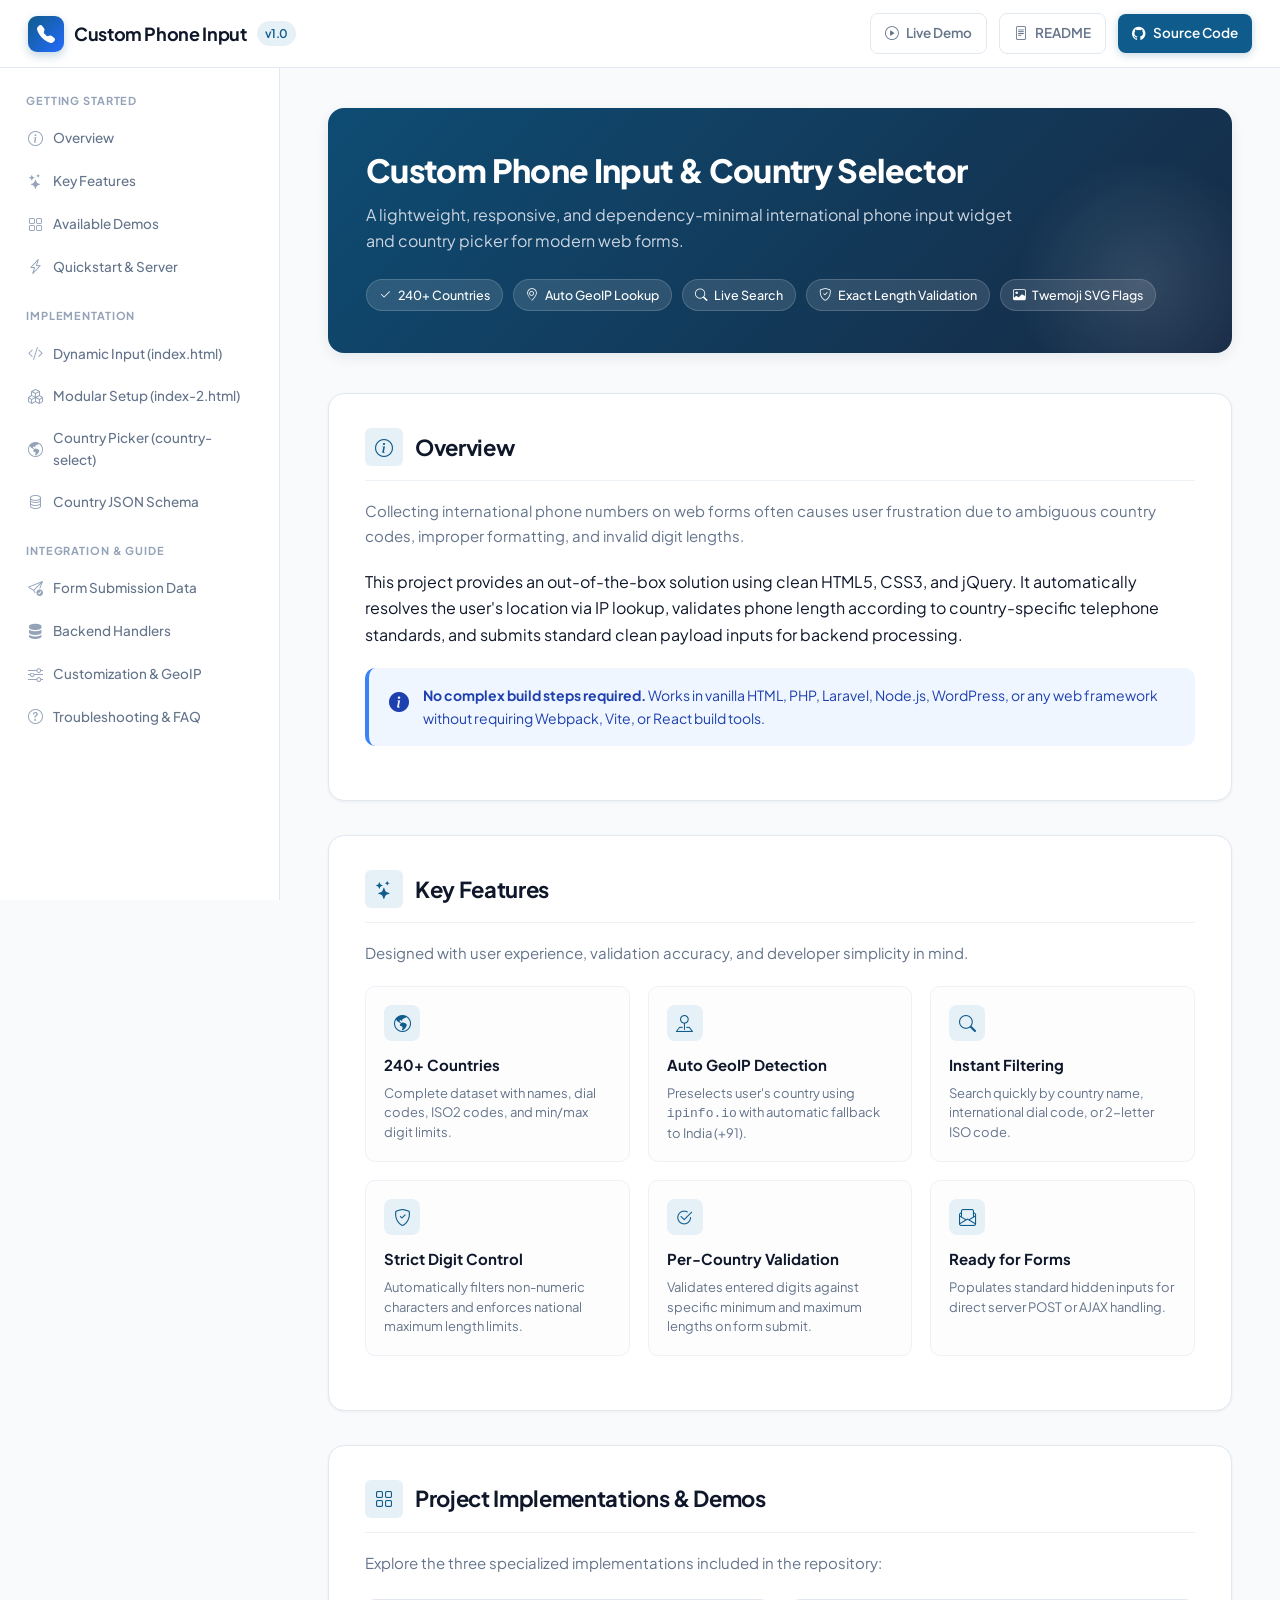
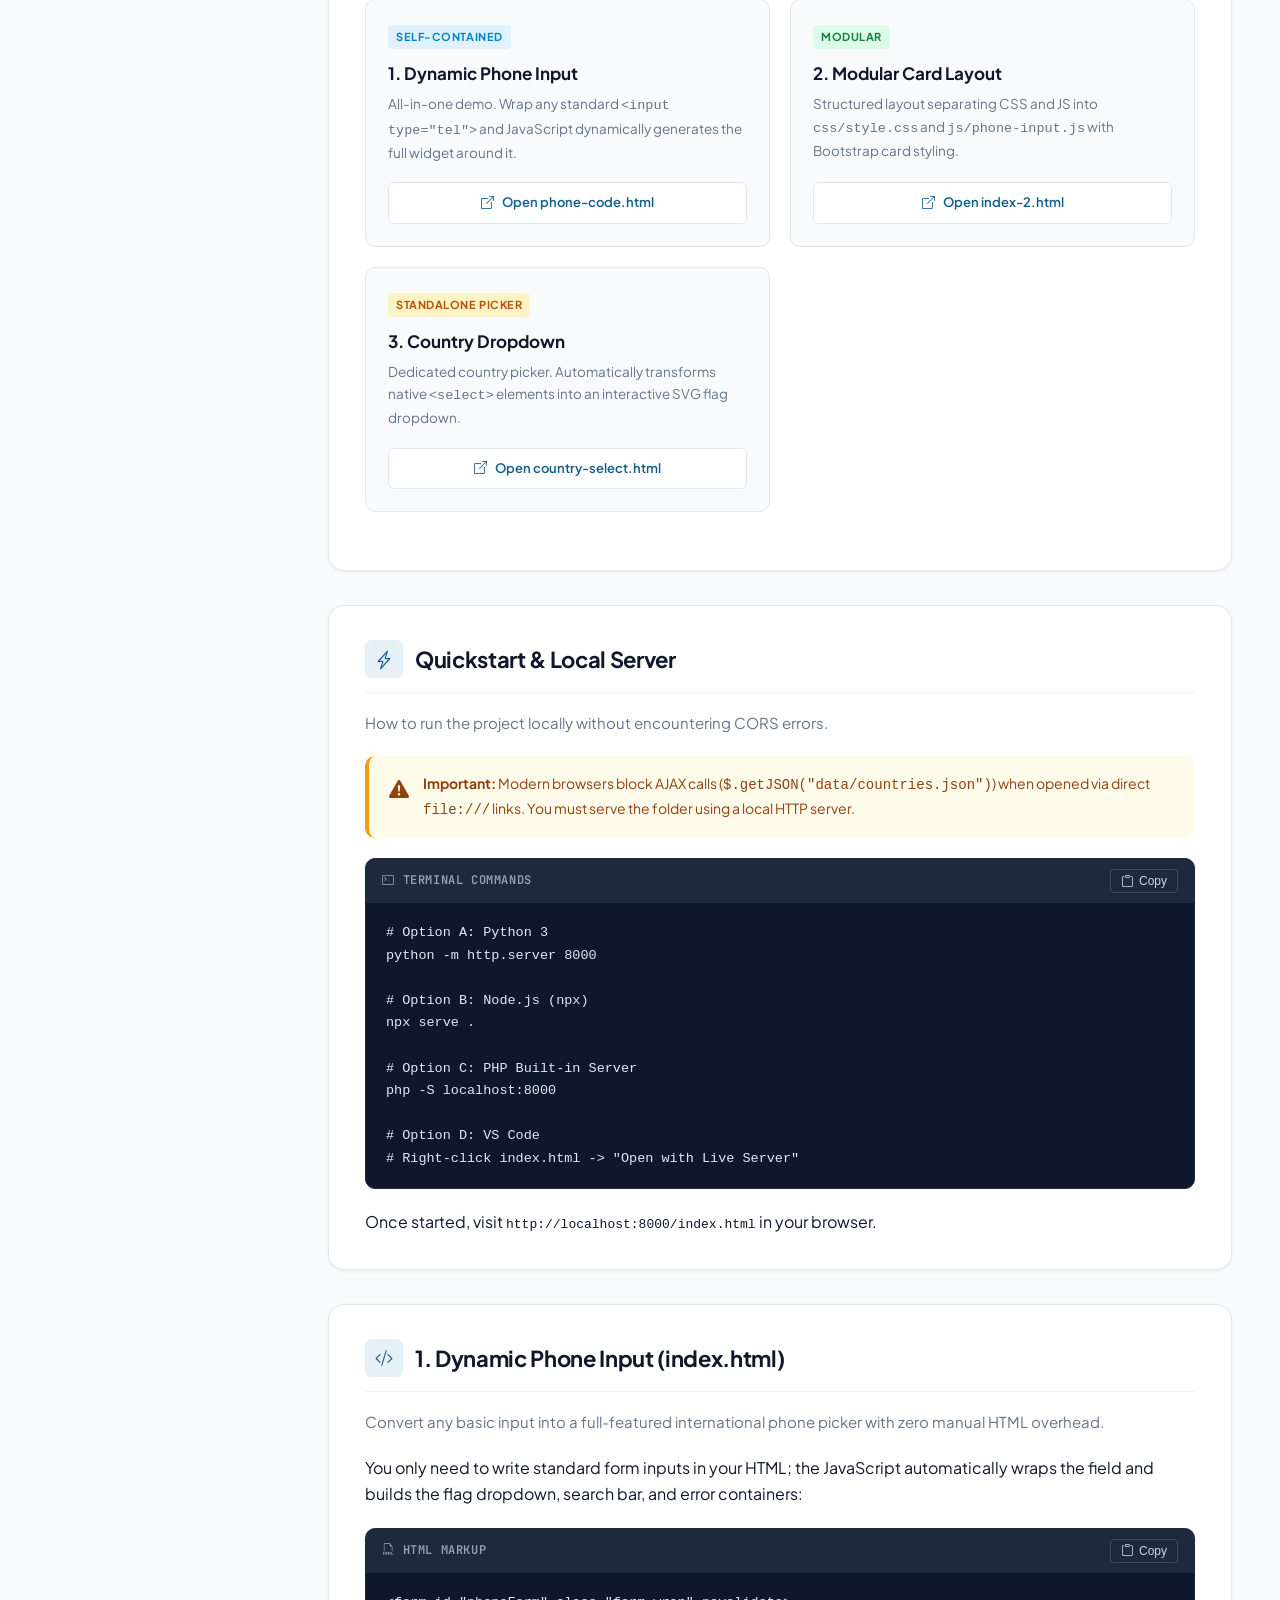
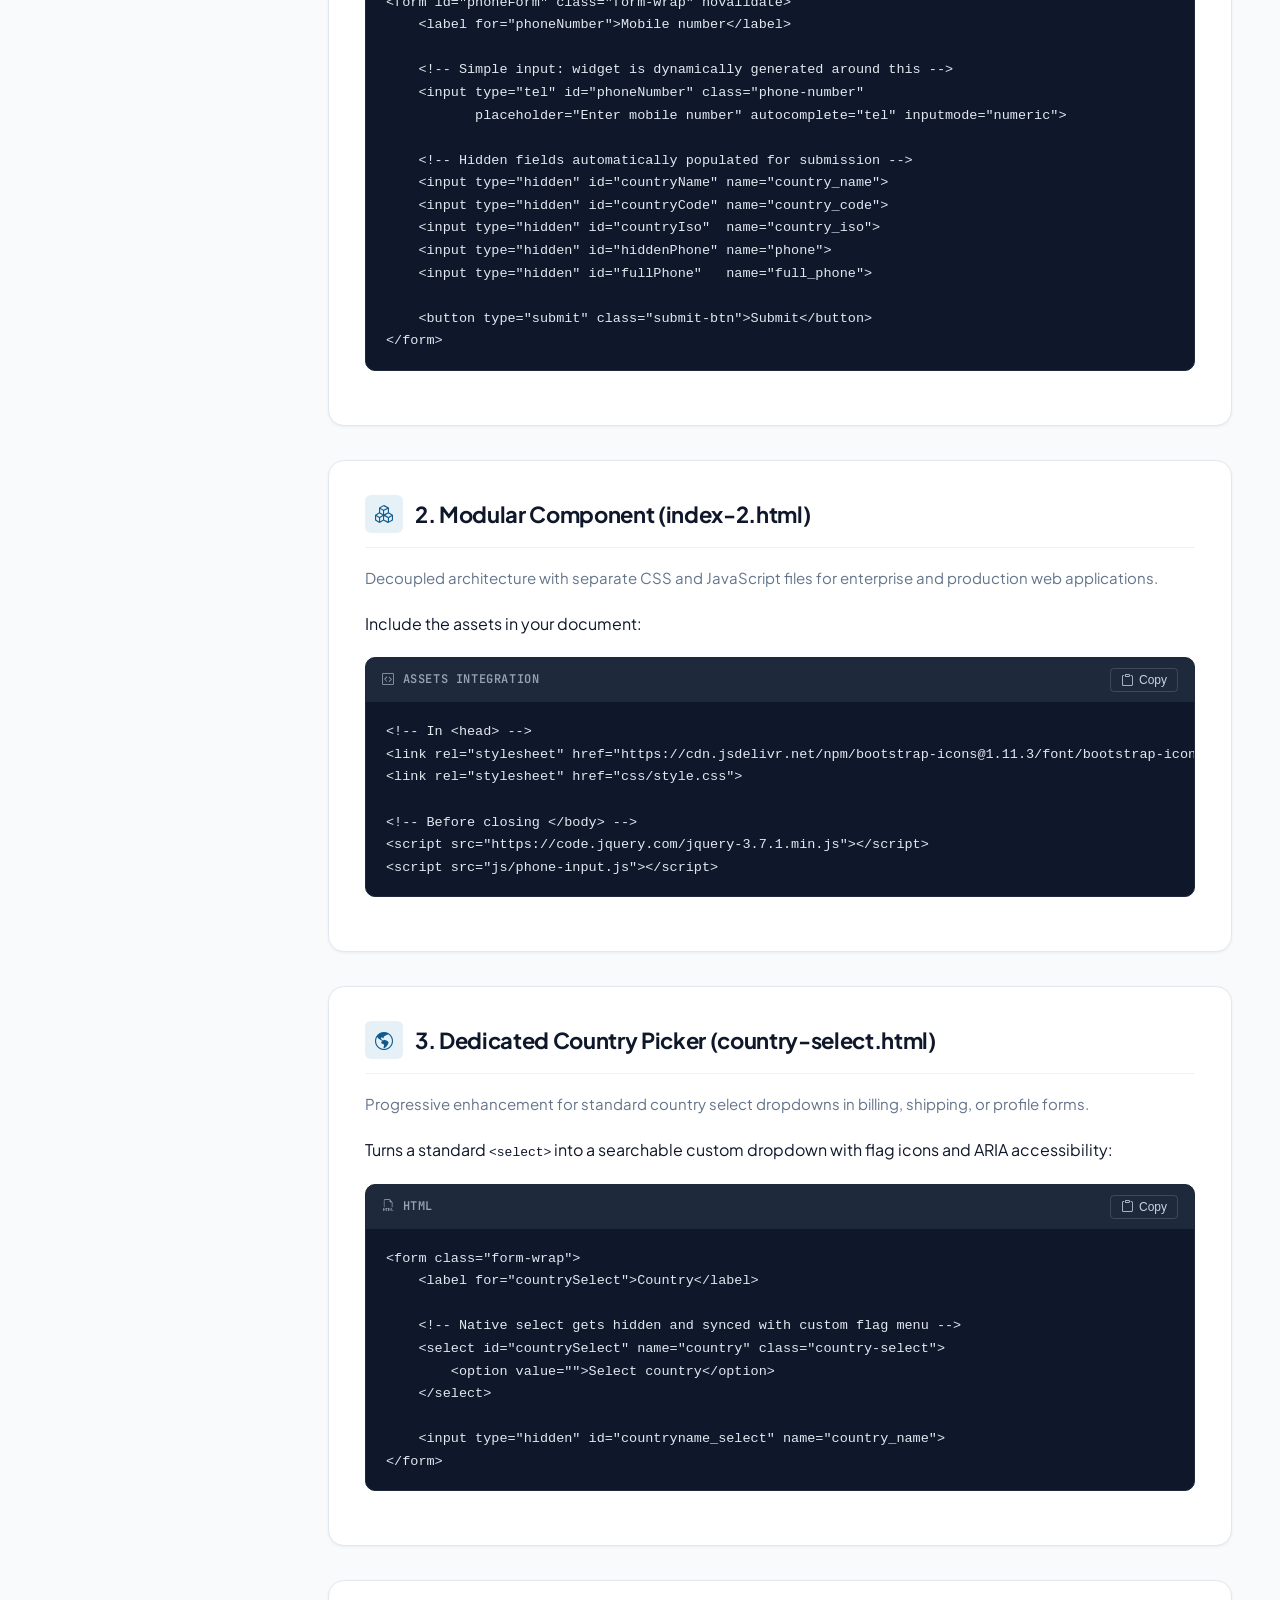
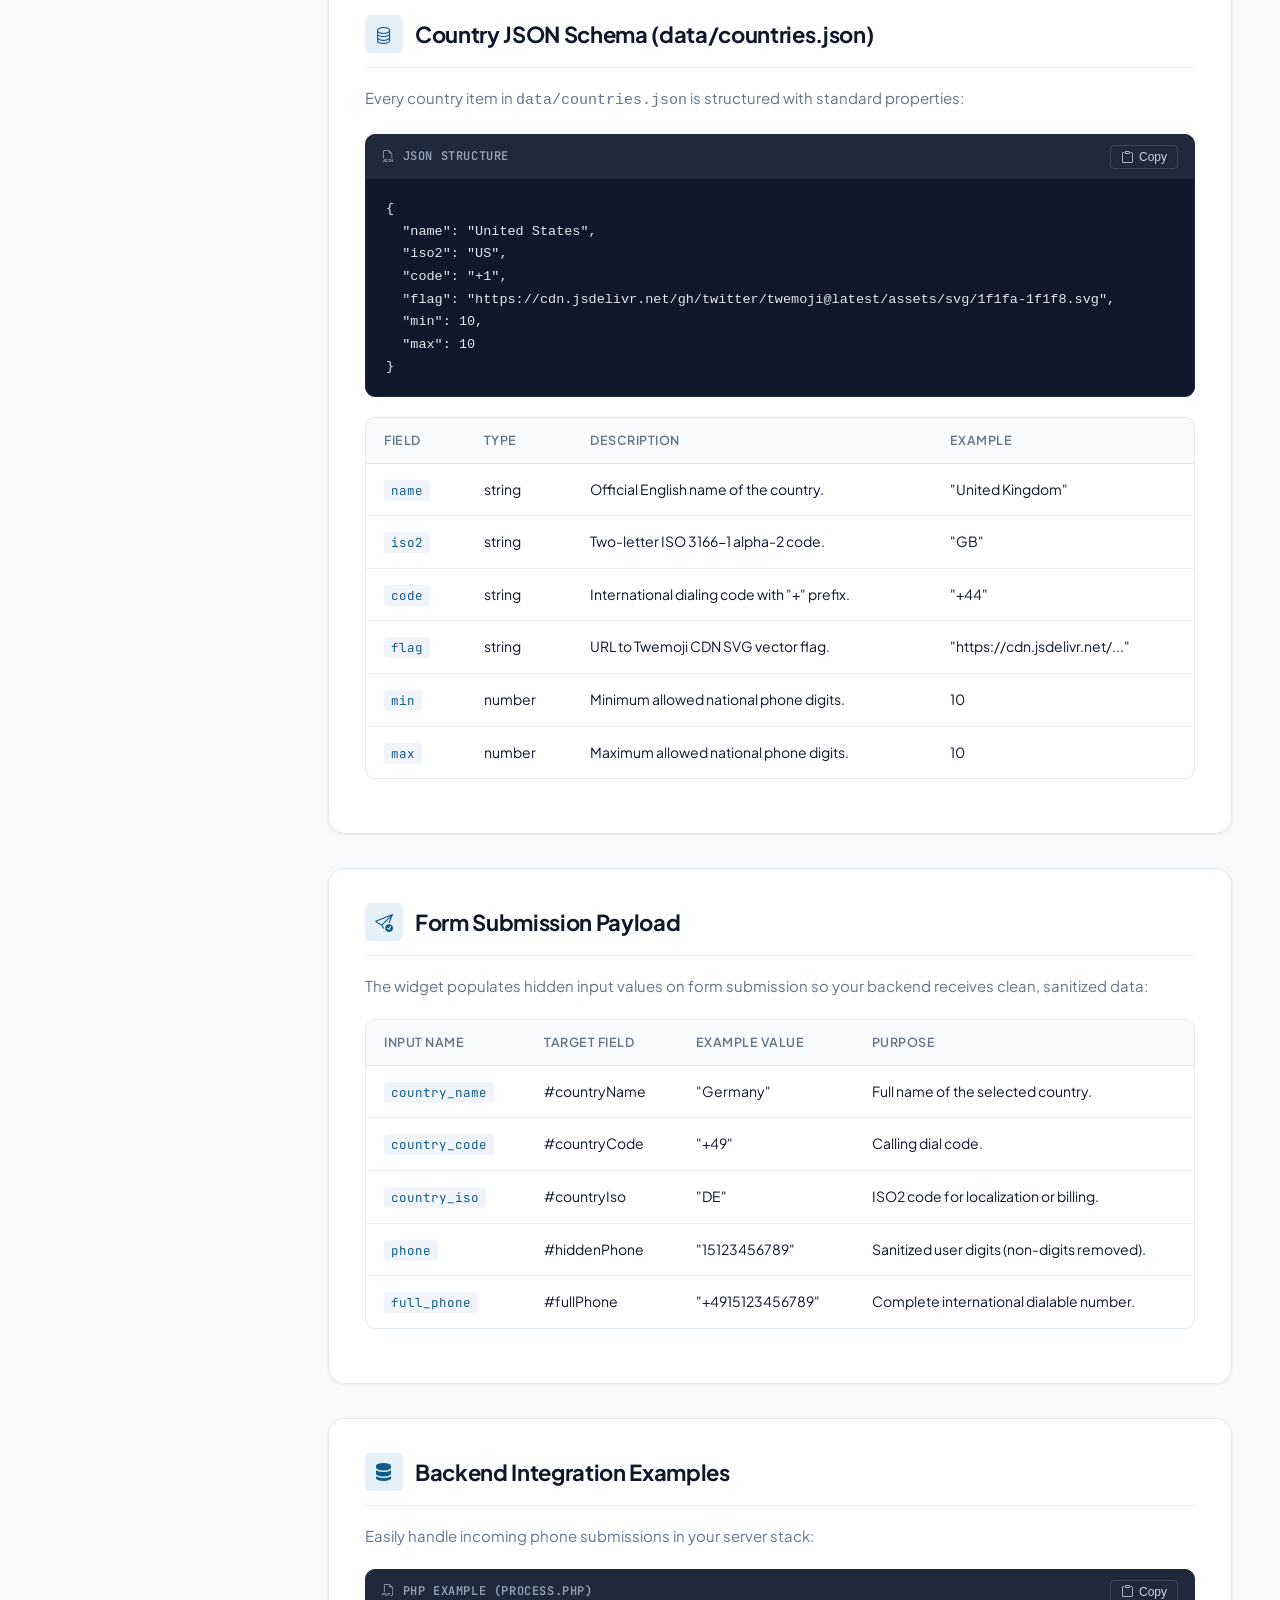
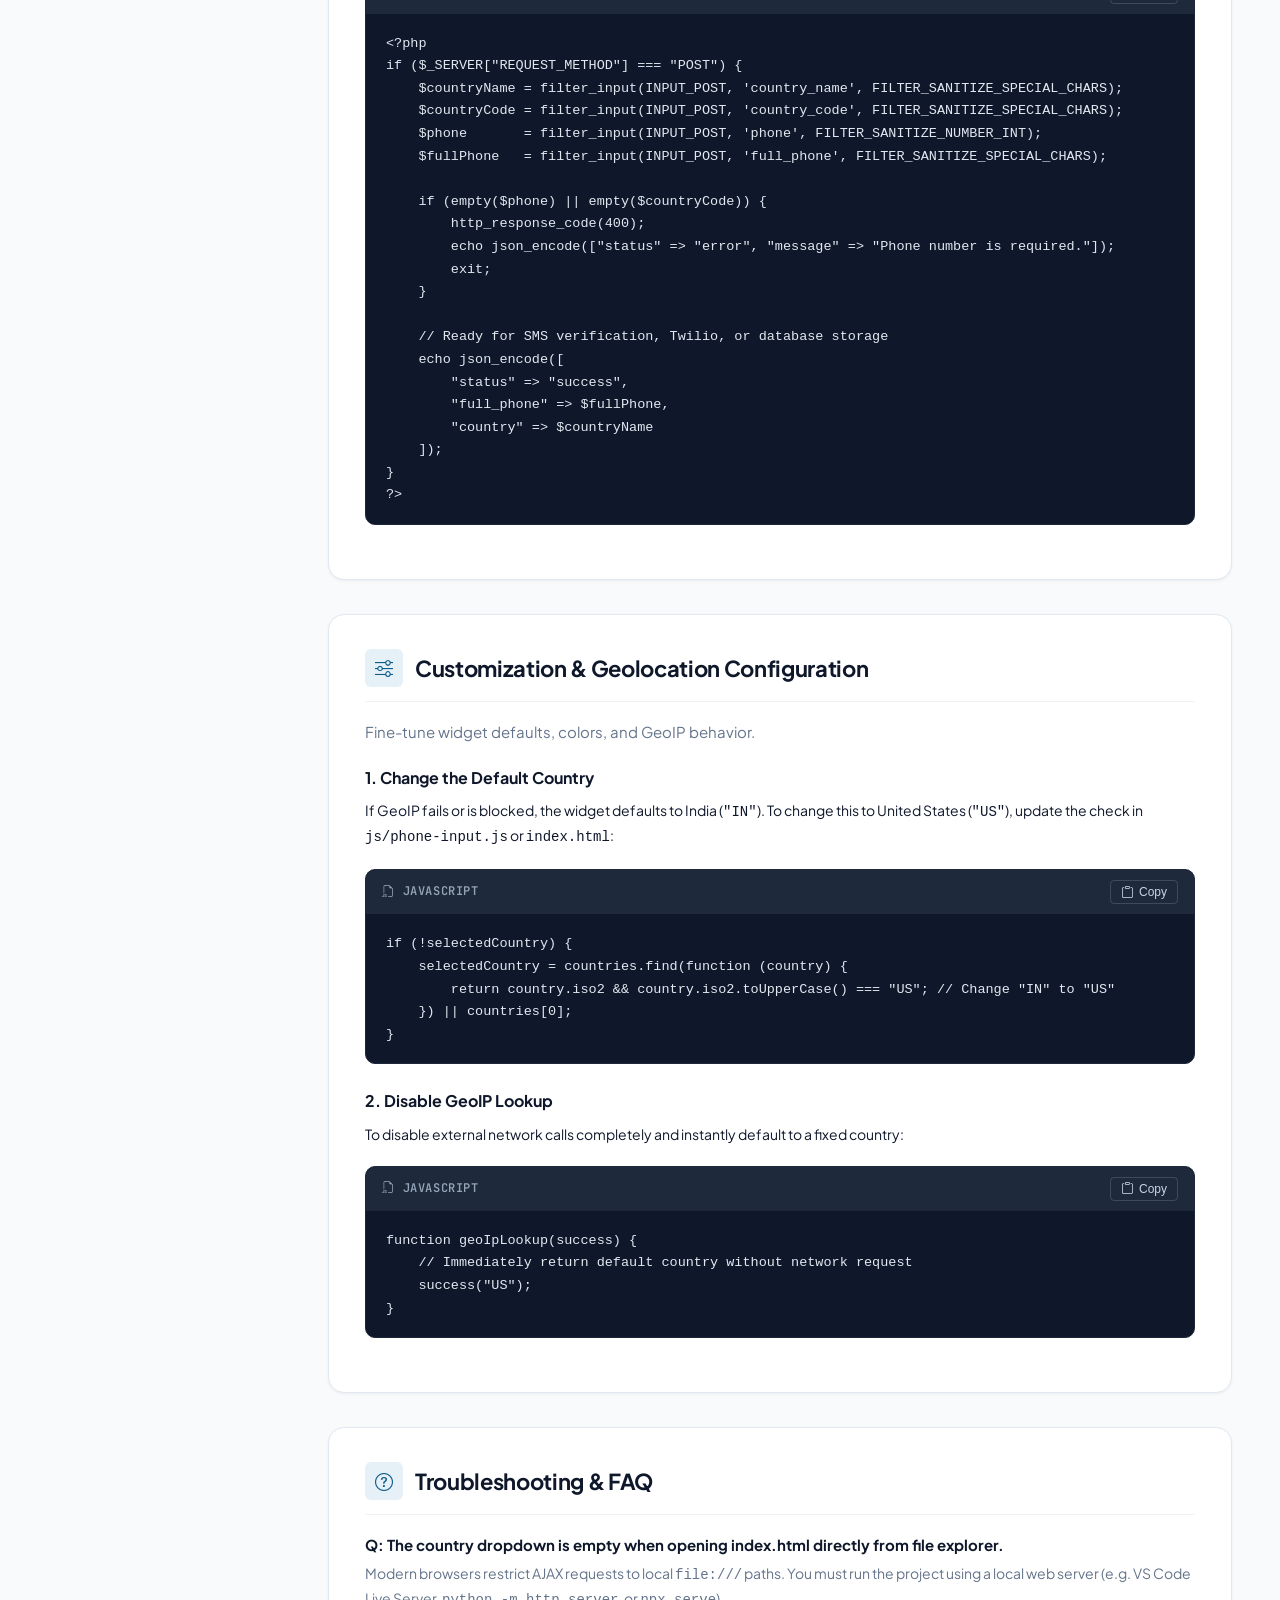
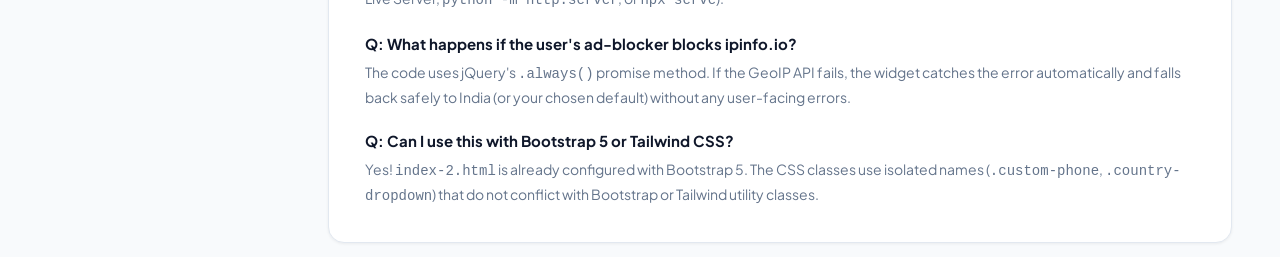
<file: index.html>
<!DOCTYPE html>
<html lang="en">
<head>
    <meta charset="UTF-8">
    <meta name="viewport" content="width=device-width, initial-scale=1.0">
    <title>Custom Phone Input — Documentation</title>

    <!-- Google Fonts & Bootstrap Icons -->
    <link rel="preconnect" href="https://fonts.googleapis.com">
    <link rel="preconnect" href="https://fonts.gstatic.com" crossorigin>
    <link href="https://fonts.googleapis.com/css2?family=Plus+Jakarta+Sans:wght@400;500;600;700;800&family=JetBrains+Mono:wght@400;500;600&display=swap" rel="stylesheet">
    <link rel="stylesheet" href="https://cdn.jsdelivr.net/npm/bootstrap-icons@1.11.3/font/bootstrap-icons.min.css">

    <style>
        :root {
            --primary: #0f5c8c;
            --primary-dark: #0a4366;
            --primary-light: #e6f0f7;
            --accent: #246bfd;
            --sidebar-w: 280px;
            --header-h: 68px;
            --bg: #f8fafc;
            --surface: #ffffff;
            --border: #e2e8f0;
            --border-light: #edf2f7;
            --text: #0f172a;
            --text-muted: #64748b;
            --text-light: #94a3b8;
            --code-bg: #0f172a;
            --success: #10b981;
            --warning: #f59e0b;
            --danger: #ef4444;
            --radius-sm: 6px;
            --radius-md: 10px;
            --radius-lg: 16px;
            --shadow-sm: 0 1px 3px rgba(0,0,0,0.06);
            --shadow-md: 0 4px 14px rgba(15, 23, 42, 0.08);
            --shadow-lg: 0 12px 30px rgba(15, 23, 42, 0.12);
        }

        * {
            box-sizing: border-box;
            margin: 0;
            padding: 0;
        }

        body {
            font-family: 'Plus Jakarta Sans', system-ui, -apple-system, sans-serif;
            background: var(--bg);
            color: var(--text);
            line-height: 1.65;
            -webkit-font-smoothing: antialiased;
        }

        /* ------------------ Top Navigation ------------------ */
        .top-navbar {
            position: fixed;
            top: 0;
            left: 0;
            right: 0;
            height: var(--header-h);
            background: rgba(255, 255, 255, 0.94);
            backdrop-filter: blur(12px);
            border-bottom: 1px solid var(--border);
            display: flex;
            align-items: center;
            justify-content: space-between;
            padding: 0 28px;
            z-index: 1000;
        }

        .brand-group {
            display: flex;
            align-items: center;
            gap: 14px;
        }

        .menu-toggle {
            display: none;
            background: none;
            border: 1px solid var(--border);
            border-radius: var(--radius-sm);
            padding: 6px 10px;
            cursor: pointer;
            font-size: 18px;
            color: var(--text);
        }

        .brand-badge {
            display: flex;
            align-items: center;
            gap: 10px;
            text-decoration: none;
            color: var(--text);
            font-weight: 700;
            font-size: 18px;
            letter-spacing: -0.02em;
        }

        .brand-icon {
            width: 36px;
            height: 36px;
            border-radius: 9px;
            background: linear-gradient(135deg, var(--primary) 0%, var(--accent) 100%);
            display: flex;
            align-items: center;
            justify-content: center;
            color: #fff;
            font-size: 18px;
            box-shadow: 0 4px 10px rgba(15, 92, 140, 0.25);
        }

        .version-pill {
            font-size: 12px;
            font-weight: 600;
            background: var(--primary-light);
            color: var(--primary);
            padding: 3px 8px;
            border-radius: 20px;
        }

        .nav-actions {
            display: flex;
            align-items: center;
            gap: 12px;
        }

        .action-link {
            display: inline-flex;
            align-items: center;
            gap: 7px;
            padding: 8px 14px;
            border-radius: 8px;
            font-size: 13.5px;
            font-weight: 600;
            text-decoration: none;
            transition: all 0.15s ease;
        }

        .action-link.secondary {
            color: var(--text-muted);
            border: 1px solid var(--border);
            background: #fff;
        }

        .action-link.secondary:hover {
            color: var(--text);
            border-color: var(--text-muted);
            background: #f1f5f9;
        }

        .action-link.primary {
            background: var(--primary);
            color: #fff;
            box-shadow: 0 2px 8px rgba(15, 92, 140, 0.25);
        }

        .action-link.primary:hover {
            background: var(--primary-dark);
        }

        /* ------------------ Layout Container ------------------ */
        .layout {
            display: flex;
            margin-top: var(--header-h);
            min-height: calc(100vh - var(--header-h));
        }

        /* ------------------ Left Sidebar ------------------ */
        .sidebar {
            width: var(--sidebar-w);
            position: fixed;
            top: var(--header-h);
            bottom: 0;
            left: 0;
            overflow-y: auto;
            background: #fff;
            border-right: 1px solid var(--border);
            padding: 24px 16px 40px;
            z-index: 900;
        }

        .sidebar::-webkit-scrollbar {
            width: 5px;
        }

        .sidebar::-webkit-scrollbar-thumb {
            background: #cbd5e1;
            border-radius: 10px;
        }

        .nav-section-title {
            font-size: 11px;
            font-weight: 700;
            letter-spacing: 0.08em;
            text-transform: uppercase;
            color: var(--text-light);
            margin: 20px 10px 8px;
        }

        .nav-section-title:first-child {
            margin-top: 0;
        }

        .sidebar-nav {
            list-style: none;
        }

        .sidebar-nav li {
            margin-bottom: 2px;
        }

        .sidebar-link {
            display: flex;
            align-items: center;
            gap: 10px;
            padding: 8px 12px;
            font-size: 13.5px;
            font-weight: 500;
            color: var(--text-muted);
            text-decoration: none;
            border-radius: var(--radius-sm);
            transition: all 0.15s ease;
        }

        .sidebar-link i {
            font-size: 15px;
            color: var(--text-light);
            transition: color 0.15s;
        }

        .sidebar-link:hover {
            color: var(--primary);
            background: var(--primary-light);
        }

        .sidebar-link:hover i {
            color: var(--primary);
        }

        .sidebar-link.active {
            color: var(--primary);
            background: var(--primary-light);
            font-weight: 600;
        }

        .sidebar-link.active i {
            color: var(--primary);
        }

        /* ------------------ Main Content Area ------------------ */
        .main-content {
            margin-left: var(--sidebar-w);
            flex: 1;
            min-width: 0;
            padding: 40px 48px 80px;
            max-width: 1060px;
        }

        /* ------------------ Hero Banner ------------------ */
        .hero-banner {
            background: linear-gradient(135deg, #0e4c73 0%, #162a45 100%);
            border-radius: var(--radius-lg);
            padding: 42px 38px;
            color: #fff;
            margin-bottom: 40px;
            position: relative;
            overflow: hidden;
            box-shadow: var(--shadow-md);
        }

        .hero-banner::after {
            content: "";
            position: absolute;
            right: -40px;
            bottom: -60px;
            width: 260px;
            height: 260px;
            background: radial-gradient(circle, rgba(255,255,255,0.12) 0%, rgba(255,255,255,0) 70%);
            border-radius: 50%;
            pointer-events: none;
        }

        .hero-title {
            font-size: 32px;
            font-weight: 800;
            letter-spacing: -0.02em;
            margin-bottom: 12px;
            line-height: 1.25;
        }

        .hero-subtitle {
            font-size: 16px;
            color: #cbd5e1;
            max-width: 650px;
            margin-bottom: 24px;
            font-weight: 400;
        }

        .hero-tags {
            display: flex;
            flex-wrap: wrap;
            gap: 10px;
        }

        .hero-tag {
            display: inline-flex;
            align-items: center;
            gap: 6px;
            font-size: 12.5px;
            font-weight: 500;
            background: rgba(255, 255, 255, 0.12);
            backdrop-filter: blur(8px);
            padding: 5px 12px;
            border-radius: 20px;
            border: 1px solid rgba(255, 255, 255, 0.16);
        }

        /* ------------------ Sections ------------------ */
        .doc-section {
            background: var(--surface);
            border: 1px solid var(--border);
            border-radius: var(--radius-lg);
            padding: 34px 36px;
            margin-bottom: 34px;
            box-shadow: var(--shadow-sm);
            scroll-margin-top: 90px;
        }

        .section-header {
            display: flex;
            align-items: center;
            gap: 12px;
            margin-bottom: 18px;
            padding-bottom: 14px;
            border-bottom: 1px solid var(--border-light);
        }

        .section-icon {
            width: 38px;
            height: 38px;
            border-radius: var(--radius-sm);
            background: var(--primary-light);
            color: var(--primary);
            display: flex;
            align-items: center;
            justify-content: center;
            font-size: 18px;
        }

        .section-title {
            font-size: 22px;
            font-weight: 700;
            color: var(--text);
            letter-spacing: -0.015em;
        }

        .section-desc {
            font-size: 15px;
            color: var(--text-muted);
            margin-bottom: 20px;
        }

        /* ------------------ Demo Cards Grid ------------------ */
        .demo-grid {
            display: grid;
            grid-template-columns: repeat(auto-fit, minmax(280px, 1fr));
            gap: 20px;
            margin: 24px 0;
        }

        .demo-card {
            border: 1px solid var(--border);
            border-radius: var(--radius-md);
            padding: 22px;
            background: var(--bg);
            transition: all 0.2s ease;
            display: flex;
            flex-direction: column;
            justify-content: space-between;
        }

        .demo-card:hover {
            transform: translateY(-3px);
            border-color: var(--primary);
            box-shadow: var(--shadow-md);
            background: #fff;
        }

        .demo-badge {
            display: inline-block;
            font-size: 11px;
            font-weight: 700;
            text-transform: uppercase;
            letter-spacing: 0.05em;
            padding: 3px 8px;
            border-radius: 4px;
            margin-bottom: 10px;
        }

        .badge-dynamic { background: #e0f2fe; color: #0284c7; }
        .badge-modular { background: #dcfce7; color: #15803d; }
        .badge-select  { background: #fef3c7; color: #b45309; }

        .demo-card h3 {
            font-size: 17px;
            font-weight: 700;
            margin-bottom: 6px;
        }

        .demo-card p {
            font-size: 13.5px;
            color: var(--text-muted);
            margin-bottom: 18px;
        }

        .demo-btn {
            display: inline-flex;
            align-items: center;
            justify-content: center;
            gap: 8px;
            font-size: 13px;
            font-weight: 600;
            padding: 9px 16px;
            border-radius: var(--radius-sm);
            text-decoration: none;
            background: #fff;
            color: var(--primary);
            border: 1px solid var(--border);
            transition: all 0.15s ease;
        }

        .demo-btn:hover {
            background: var(--primary);
            color: #fff;
            border-color: var(--primary);
        }

        /* ------------------ Code Blocks ------------------ */
        .code-container {
            margin: 20px 0;
            border-radius: var(--radius-md);
            overflow: hidden;
            background: var(--code-bg);
            border: 1px solid #1e293b;
        }

        .code-header {
            display: flex;
            align-items: center;
            justify-content: space-between;
            padding: 10px 16px;
            background: #1e293b;
            color: #94a3b8;
            font-size: 12px;
            font-family: 'JetBrains Mono', monospace;
        }

        .code-lang {
            display: flex;
            align-items: center;
            gap: 8px;
            font-weight: 600;
            text-transform: uppercase;
            letter-spacing: 0.05em;
        }

        .copy-btn {
            background: transparent;
            border: 1px solid rgba(255, 255, 255, 0.15);
            color: #cbd5e1;
            font-size: 12px;
            padding: 4px 10px;
            border-radius: 4px;
            cursor: pointer;
            display: inline-flex;
            align-items: center;
            gap: 6px;
            transition: all 0.15s;
        }

        .copy-btn:hover {
            background: rgba(255, 255, 255, 0.1);
            color: #fff;
        }

        .copy-btn.copied {
            background: var(--success);
            color: #fff;
            border-color: var(--success);
        }

        pre {
            padding: 18px 20px;
            overflow-x: auto;
            color: #e2e8f0;
            font-family: 'JetBrains Mono', monospace;
            font-size: 13.5px;
            line-height: 1.6;
        }

        /* ------------------ Tables ------------------ */
        .table-wrap {
            overflow-x: auto;
            margin: 20px 0;
            border: 1px solid var(--border);
            border-radius: var(--radius-md);
        }

        table {
            width: 100%;
            border-collapse: collapse;
            font-size: 14px;
            text-align: left;
        }

        th {
            background: #f8fafc;
            color: var(--text-muted);
            font-weight: 600;
            font-size: 12.5px;
            text-transform: uppercase;
            letter-spacing: 0.04em;
            padding: 12px 18px;
            border-bottom: 1px solid var(--border);
        }

        td {
            padding: 14px 18px;
            border-bottom: 1px solid var(--border-light);
            color: var(--text);
            vertical-align: top;
        }

        tr:last-child td {
            border-bottom: 0;
        }

        tr:hover td {
            background: #fdfdfe;
        }

        .mono {
            font-family: 'JetBrains Mono', monospace;
            font-size: 12.5px;
            background: #f1f5f9;
            color: #0f5c8c;
            padding: 2px 7px;
            border-radius: 4px;
        }

        /* ------------------ Alerts & Callouts ------------------ */
        .callout {
            display: flex;
            gap: 14px;
            padding: 16px 20px;
            border-radius: var(--radius-md);
            margin: 20px 0;
            font-size: 14px;
        }

        .callout.info {
            background: #eff6ff;
            border-left: 4px solid #3b82f6;
            color: #1e40af;
        }

        .callout.warning {
            background: #fffbeb;
            border-left: 4px solid #f59e0b;
            color: #92400e;
        }

        .callout.success {
            background: #f0fdf4;
            border-left: 4px solid #10b981;
            color: #166534;
        }

        .callout i {
            font-size: 20px;
            flex-shrink: 0;
        }

        /* ------------------ Features Grid ------------------ */
        .feature-grid {
            display: grid;
            grid-template-columns: repeat(auto-fit, minmax(220px, 1fr));
            gap: 18px;
            margin: 20px 0;
        }

        .feature-card {
            border: 1px solid var(--border-light);
            border-radius: var(--radius-md);
            padding: 18px;
            background: #fdfdfe;
        }

        .feature-icon-wrap {
            width: 36px;
            height: 36px;
            border-radius: 8px;
            background: var(--primary-light);
            color: var(--primary);
            display: flex;
            align-items: center;
            justify-content: center;
            font-size: 17px;
            margin-bottom: 12px;
        }

        .feature-card h4 {
            font-size: 15px;
            font-weight: 700;
            margin-bottom: 6px;
        }

        .feature-card p {
            font-size: 13px;
            color: var(--text-muted);
            line-height: 1.5;
        }

        /* ------------------ Responsive Styles ------------------ */
        @media (max-width: 900px) {
            .top-navbar {
                padding: 0 20px;
            }

            .menu-toggle {
                display: block;
                min-width: 42px;
                min-height: 42px;
            }

            .sidebar {
                width: min(var(--sidebar-w), 86vw);
                transform: translateX(-100%);
                transition: transform 0.25s cubic-bezier(0.4, 0, 0.2, 1);
                box-shadow: 4px 0 20px rgba(0,0,0,0.1);
            }

            .sidebar.open {
                transform: translateX(0);
            }

            .main-content {
                margin-left: 0;
                width: 100%;
                max-width: none;
                min-width: 0;
                padding: 24px 20px 60px;
            }

            .nav-actions {
                gap: 8px;
            }

            .action-link {
                padding: 7px 10px;
            }

            .hero-banner {
                padding: 30px 22px;
            }

            .hero-title {
                font-size: 26px;
            }

            .doc-section {
                padding: 24px 20px;
            }
        }

        @media (max-width: 600px) {
            :root {
                --header-h: 60px;
            }

            .top-navbar {
                padding: 0 12px;
            }

            .brand-group {
                gap: 8px;
                min-width: 0;
            }

            .brand-badge {
                gap: 7px;
                font-size: 15px;
                white-space: nowrap;
            }

            .brand-icon {
                width: 32px;
                height: 32px;
                font-size: 16px;
            }

            .version-pill {
                display: none;
            }

            .nav-actions {
                flex-shrink: 0;
                gap: 4px;
            }

            .action-link.primary {
                width: 34px;
                height: 34px;
                justify-content: center;
                padding: 0;
                font-size: 0;
            }

            .nav-actions .action-link {
                width: 30px;
                height: 34px;
                justify-content: center;
                padding: 0;
                font-size: 0;
            }

            .nav-actions .action-link i {
                font-size: 16px;
            }

            .main-content {
                padding: 18px 14px 48px;
            }

            .hero-banner {
                padding: 24px 18px;
                margin-bottom: 24px;
            }

            .hero-title {
                font-size: clamp(23px, 6vw, 28px);
            }

            .hero-subtitle {
                font-size: 14px;
            }

            .hero-tags {
                gap: 8px;
            }

            .hero-tag {
                font-size: 11.5px;
                padding: 5px 9px;
            }

            .doc-section {
                padding: 20px 16px;
                margin-bottom: 22px;
                scroll-margin-top: 76px;
            }

            .section-header {
                gap: 10px;
            }

            .section-title {
                font-size: 19px;
            }

            .section-desc,
            .doc-section > p {
                font-size: 14px;
            }

            .demo-grid,
            .feature-grid {
                grid-template-columns: minmax(0, 1fr);
                gap: 14px;
            }

            .demo-card {
                padding: 18px;
            }

            .code-header {
                padding: 9px 12px;
            }

            pre {
                padding: 14px;
                font-size: 12px;
            }

            .table-wrap table {
                min-width: 560px;
            }

            .doc-section code {
                overflow-wrap: anywhere;
            }
        }

        @media (max-width: 380px) {
            .brand-badge {
                font-size: 13px;
            }

            .brand-icon {
                width: 29px;
                height: 29px;
            }

            .menu-toggle {
                min-width: 38px;
                padding: 5px 8px;
            }

            .nav-actions .action-link.secondary {
                display: none;
            }
        }
        
    </style>
</head>
<body>

    <!-- ================= Top Navbar ================= -->
    <header class="top-navbar">
        <div class="brand-group">
            <button class="menu-toggle" id="menuToggle" aria-label="Toggle navigation" aria-controls="sidebar" aria-expanded="false">
                <i class="bi bi-list"></i>
            </button>
            <a href="#" class="brand-badge">
                <div class="brand-icon">
                    <i class="bi bi-telephone-fill"></i>
                </div>
                <span>Custom Phone Input</span>
                <span class="version-pill">v1.0</span>
            </a>
        </div>

        <nav class="nav-actions">
            <a href="phone-code.html" class="action-link secondary" target="_blank" aria-label="Live demo">
                <i class="bi bi-play-circle"></i> Live Demo
            </a>
            <a href="README.md" class="action-link secondary" aria-label="README">
                <i class="bi bi-file-text"></i> README
            </a>
            <a href="https://github.com" class="action-link primary" target="_blank" aria-label="Source code">
                <i class="bi bi-github"></i> Source Code
            </a>
        </nav>
    </header>

    <div class="layout">
        <!-- ================= Sidebar ================= -->
        <aside class="sidebar" id="sidebar">
            <div class="nav-section-title">Getting Started</div>
            <ul class="sidebar-nav">
                <li><a href="#overview" class="sidebar-link active"><i class="bi bi-info-circle"></i> Overview</a></li>
                <li><a href="#features" class="sidebar-link"><i class="bi bi-stars"></i> Key Features</a></li>
                <li><a href="#demos" class="sidebar-link"><i class="bi bi-grid"></i> Available Demos</a></li>
                <li><a href="#quickstart" class="sidebar-link"><i class="bi bi-lightning-charge"></i> Quickstart & Server</a></li>
            </ul>

            <div class="nav-section-title">Implementation</div>
            <ul class="sidebar-nav">
                <li><a href="#standalone" class="sidebar-link"><i class="bi bi-code-slash"></i> Dynamic Input (index.html)</a></li>
                <li><a href="#modular" class="sidebar-link"><i class="bi bi-boxes"></i> Modular Setup (index-2.html)</a></li>
                <li><a href="#country-picker" class="sidebar-link"><i class="bi bi-globe-americas"></i> Country Picker (country-select)</a></li>
                <li><a href="#data-schema" class="sidebar-link"><i class="bi bi-database"></i> Country JSON Schema</a></li>
            </ul>

            <div class="nav-section-title">Integration & Guide</div>
            <ul class="sidebar-nav">
                <li><a href="#form-payloads" class="sidebar-link"><i class="bi bi-send-check"></i> Form Submission Data</a></li>
                <li><a href="#backend" class="sidebar-link"><i class="bi bi-server"></i> Backend Handlers</a></li>
                <li><a href="#customization" class="sidebar-link"><i class="bi bi-sliders"></i> Customization & GeoIP</a></li>
                <li><a href="#faq" class="sidebar-link"><i class="bi bi-question-circle"></i> Troubleshooting & FAQ</a></li>
            </ul>
        </aside>

        <!-- ================= Main Documentation ================= -->
        <main class="main-content">

            <!-- Hero Banner -->
            <section class="hero-banner">
                <h1 class="hero-title">Custom Phone Input & Country Selector</h1>
                <p class="hero-subtitle">
                    A lightweight, responsive, and dependency-minimal international phone input widget and country picker for modern web forms.
                </p>
                <div class="hero-tags">
                    <span class="hero-tag"><i class="bi bi-check2"></i> 240+ Countries</span>
                    <span class="hero-tag"><i class="bi bi-geo-alt"></i> Auto GeoIP Lookup</span>
                    <span class="hero-tag"><i class="bi bi-search"></i> Live Search</span>
                    <span class="hero-tag"><i class="bi bi-shield-check"></i> Exact Length Validation</span>
                    <span class="hero-tag"><i class="bi bi-image"></i> Twemoji SVG Flags</span>
                </div>
            </section>

            <!-- 1. Overview -->
            <section id="overview" class="doc-section">
                <div class="section-header">
                    <div class="section-icon"><i class="bi bi-info-circle"></i></div>
                    <h2 class="section-title">Overview</h2>
                </div>
                <p class="section-desc">
                    Collecting international phone numbers on web forms often causes user frustration due to ambiguous country codes, improper formatting, and invalid digit lengths.
                </p>
                <p>
                    This project provides an out-of-the-box solution using clean HTML5, CSS3, and jQuery. It automatically resolves the user's location via IP lookup, validates phone length according to country-specific telephone standards, and submits standard clean payload inputs for backend processing.
                </p>

                <div class="callout info">
                    <i class="bi bi-info-circle-fill"></i>
                    <div>
                        <strong>No complex build steps required.</strong> Works in vanilla HTML, PHP, Laravel, Node.js, WordPress, or any web framework without requiring Webpack, Vite, or React build tools.
                    </div>
                </div>
            </section>

            <!-- 2. Features -->
            <section id="features" class="doc-section">
                <div class="section-header">
                    <div class="section-icon"><i class="bi bi-stars"></i></div>
                    <h2 class="section-title">Key Features</h2>
                </div>
                <p class="section-desc">Designed with user experience, validation accuracy, and developer simplicity in mind.</p>

                <div class="feature-grid">
                    <div class="feature-card">
                        <div class="feature-icon-wrap"><i class="bi bi-globe-americas"></i></div>
                        <h4>240+ Countries</h4>
                        <p>Complete dataset with names, dial codes, ISO2 codes, and min/max digit limits.</p>
                    </div>

                    <div class="feature-card">
                        <div class="feature-icon-wrap"><i class="bi bi-pin-map"></i></div>
                        <h4>Auto GeoIP Detection</h4>
                        <p>Preselects user's country using <code>ipinfo.io</code> with automatic fallback to India (+91).</p>
                    </div>

                    <div class="feature-card">
                        <div class="feature-icon-wrap"><i class="bi bi-search"></i></div>
                        <h4>Instant Filtering</h4>
                        <p>Search quickly by country name, international dial code, or 2-letter ISO code.</p>
                    </div>

                    <div class="feature-card">
                        <div class="feature-icon-wrap"><i class="bi bi-shield-check"></i></div>
                        <h4>Strict Digit Control</h4>
                        <p>Automatically filters non-numeric characters and enforces national maximum length limits.</p>
                    </div>

                    <div class="feature-card">
                        <div class="feature-icon-wrap"><i class="bi bi-check2-circle"></i></div>
                        <h4>Per-Country Validation</h4>
                        <p>Validates entered digits against specific minimum and maximum lengths on form submit.</p>
                    </div>

                    <div class="feature-card">
                        <div class="feature-icon-wrap"><i class="bi bi-envelope-paper"></i></div>
                        <h4>Ready for Forms</h4>
                        <p>Populates standard hidden inputs for direct server POST or AJAX handling.</p>
                    </div>
                </div>
            </section>

            <!-- 3. Available Demos -->
            <section id="demos" class="doc-section">
                <div class="section-header">
                    <div class="section-icon"><i class="bi bi-grid"></i></div>
                    <h2 class="section-title">Project Implementations & Demos</h2>
                </div>
                <p class="section-desc">Explore the three specialized implementations included in the repository:</p>

                <div class="demo-grid">
                    <div class="demo-card">
                        <div>
                            <span class="demo-badge badge-dynamic">Self-Contained</span>
                            <h3>1. Dynamic Phone Input</h3>
                            <p>All-in-one demo. Wrap any standard <code>&lt;input type="tel"&gt;</code> and JavaScript dynamically generates the full widget around it.</p>
                        </div>
                        <a href="phone-code.html" class="demo-btn" target="_blank"><i class="bi bi-box-arrow-up-right"></i> Open phone-code.html</a>
                    </div>

                    <div class="demo-card">
                        <div>
                            <span class="demo-badge badge-modular">Modular</span>
                            <h3>2. Modular Card Layout</h3>
                            <p>Structured layout separating CSS and JS into <code>css/style.css</code> and <code>js/phone-input.js</code> with Bootstrap card styling.</p>
                        </div>
                        <a href="index-2.html" class="demo-btn" target="_blank"><i class="bi bi-box-arrow-up-right"></i> Open index-2.html</a>
                    </div>

                    <div class="demo-card">
                        <div>
                            <span class="demo-badge badge-select">Standalone Picker</span>
                            <h3>3. Country Dropdown</h3>
                            <p>Dedicated country picker. Automatically transforms native <code>&lt;select&gt;</code> elements into an interactive SVG flag dropdown.</p>
                        </div>
                        <a href="country-select.html" class="demo-btn" target="_blank"><i class="bi bi-box-arrow-up-right"></i> Open country-select.html</a>
                    </div>
                </div>
            </section>

            <!-- 4. Quickstart & Server -->
            <section id="quickstart" class="doc-section">
                <div class="section-header">
                    <div class="section-icon"><i class="bi bi-lightning-charge"></i></div>
                    <h2 class="section-title">Quickstart & Local Server</h2>
                </div>
                <p class="section-desc">How to run the project locally without encountering CORS errors.</p>

                <div class="callout warning">
                    <i class="bi bi-exclamation-triangle-fill"></i>
                    <div>
                        <strong>Important:</strong> Modern browsers block AJAX calls (<code>$.getJSON("data/countries.json")</code>) when opened via direct <code>file:///</code> links. You must serve the folder using a local HTTP server.
                    </div>
                </div>

                <div class="code-container">
                    <div class="code-header">
                        <span class="code-lang"><i class="bi bi-terminal"></i> Terminal Commands</span>
                        <button class="copy-btn" onclick="copyCode(this)"><i class="bi bi-clipboard"></i> Copy</button>
                    </div>
                    <pre><code># Option A: Python 3
python -m http.server 8000

# Option B: Node.js (npx)
npx serve .

# Option C: PHP Built-in Server
php -S localhost:8000

# Option D: VS Code
# Right-click index.html -> "Open with Live Server"</code></pre>
                </div>

                <p>Once started, visit <code>http://localhost:8000/index.html</code> in your browser.</p>
            </section>

            <!-- 5. Standalone Dynamic Input -->
            <section id="standalone" class="doc-section">
                <div class="section-header">
                    <div class="section-icon"><i class="bi bi-code-slash"></i></div>
                    <h2 class="section-title">1. Dynamic Phone Input (index.html)</h2>
                </div>
                <p class="section-desc">Convert any basic input into a full-featured international phone picker with zero manual HTML overhead.</p>

                <p>You only need to write standard form inputs in your HTML; the JavaScript automatically wraps the field and builds the flag dropdown, search bar, and error containers:</p>

                <div class="code-container">
                    <div class="code-header">
                        <span class="code-lang"><i class="bi bi-filetype-html"></i> HTML Markup</span>
                        <button class="copy-btn" onclick="copyCode(this)"><i class="bi bi-clipboard"></i> Copy</button>
                    </div>
                    <pre><code>&lt;form id="phoneForm" class="form-wrap" novalidate&gt;
    &lt;label for="phoneNumber"&gt;Mobile number&lt;/label&gt;

    &lt;!-- Simple input: widget is dynamically generated around this --&gt;
    &lt;input type="tel" id="phoneNumber" class="phone-number"
           placeholder="Enter mobile number" autocomplete="tel" inputmode="numeric"&gt;

    &lt;!-- Hidden fields automatically populated for submission --&gt;
    &lt;input type="hidden" id="countryName" name="country_name"&gt;
    &lt;input type="hidden" id="countryCode" name="country_code"&gt;
    &lt;input type="hidden" id="countryIso"  name="country_iso"&gt;
    &lt;input type="hidden" id="hiddenPhone" name="phone"&gt;
    &lt;input type="hidden" id="fullPhone"   name="full_phone"&gt;

    &lt;button type="submit" class="submit-btn"&gt;Submit&lt;/button&gt;
&lt;/form&gt;</code></pre>
                </div>
            </section>

            <!-- 6. Modular Setup -->
            <section id="modular" class="doc-section">
                <div class="section-header">
                    <div class="section-icon"><i class="bi bi-boxes"></i></div>
                    <h2 class="section-title">2. Modular Component (index-2.html)</h2>
                </div>
                <p class="section-desc">Decoupled architecture with separate CSS and JavaScript files for enterprise and production web applications.</p>

                <p>Include the assets in your document:</p>

                <div class="code-container">
                    <div class="code-header">
                        <span class="code-lang"><i class="bi bi-code-square"></i> Assets Integration</span>
                        <button class="copy-btn" onclick="copyCode(this)"><i class="bi bi-clipboard"></i> Copy</button>
                    </div>
                    <pre><code>&lt;!-- In &lt;head&gt; --&gt;
&lt;link rel="stylesheet" href="https://cdn.jsdelivr.net/npm/bootstrap-icons@1.11.3/font/bootstrap-icons.min.css"&gt;
&lt;link rel="stylesheet" href="css/style.css"&gt;

&lt;!-- Before closing &lt;/body&gt; --&gt;
&lt;script src="https://code.jquery.com/jquery-3.7.1.min.js"&gt;&lt;/script&gt;
&lt;script src="js/phone-input.js"&gt;&lt;/script&gt;</code></pre>
                </div>
            </section>

            <!-- 7. Standalone Country Picker -->
            <section id="country-picker" class="doc-section">
                <div class="section-header">
                    <div class="section-icon"><i class="bi bi-globe-americas"></i></div>
                    <h2 class="section-title">3. Dedicated Country Picker (country-select.html)</h2>
                </div>
                <p class="section-desc">Progressive enhancement for standard country select dropdowns in billing, shipping, or profile forms.</p>

                <p>Turns a standard <code>&lt;select&gt;</code> into a searchable custom dropdown with flag icons and ARIA accessibility:</p>

                <div class="code-container">
                    <div class="code-header">
                        <span class="code-lang"><i class="bi bi-filetype-html"></i> HTML</span>
                        <button class="copy-btn" onclick="copyCode(this)"><i class="bi bi-clipboard"></i> Copy</button>
                    </div>
                    <pre><code>&lt;form class="form-wrap"&gt;
    &lt;label for="countrySelect"&gt;Country&lt;/label&gt;

    &lt;!-- Native select gets hidden and synced with custom flag menu --&gt;
    &lt;select id="countrySelect" name="country" class="country-select"&gt;
        &lt;option value=""&gt;Select country&lt;/option&gt;
    &lt;/select&gt;

    &lt;input type="hidden" id="countryname_select" name="country_name"&gt;
&lt;/form&gt;</code></pre>
                </div>
            </section>

            <!-- 8. Data Schema -->
            <section id="data-schema" class="doc-section">
                <div class="section-header">
                    <div class="section-icon"><i class="bi bi-database"></i></div>
                    <h2 class="section-title">Country JSON Schema (data/countries.json)</h2>
                </div>
                <p class="section-desc">Every country item in <code>data/countries.json</code> is structured with standard properties:</p>

                <div class="code-container">
                    <div class="code-header">
                        <span class="code-lang"><i class="bi bi-filetype-json"></i> JSON Structure</span>
                        <button class="copy-btn" onclick="copyCode(this)"><i class="bi bi-clipboard"></i> Copy</button>
                    </div>
                    <pre><code>{
  "name": "United States",
  "iso2": "US",
  "code": "+1",
  "flag": "https://cdn.jsdelivr.net/gh/twitter/twemoji@latest/assets/svg/1f1fa-1f1f8.svg",
  "min": 10,
  "max": 10
}</code></pre>
                </div>

                <div class="table-wrap">
                    <table>
                        <thead>
                            <tr>
                                <th>Field</th>
                                <th>Type</th>
                                <th>Description</th>
                                <th>Example</th>
                            </tr>
                        </thead>
                        <tbody>
                            <tr>
                                <td><span class="mono">name</span></td>
                                <td>string</td>
                                <td>Official English name of the country.</td>
                                <td>"United Kingdom"</td>
                            </tr>
                            <tr>
                                <td><span class="mono">iso2</span></td>
                                <td>string</td>
                                <td>Two-letter ISO 3166-1 alpha-2 code.</td>
                                <td>"GB"</td>
                            </tr>
                            <tr>
                                <td><span class="mono">code</span></td>
                                <td>string</td>
                                <td>International dialing code with "+" prefix.</td>
                                <td>"+44"</td>
                            </tr>
                            <tr>
                                <td><span class="mono">flag</span></td>
                                <td>string</td>
                                <td>URL to Twemoji CDN SVG vector flag.</td>
                                <td>"https://cdn.jsdelivr.net/..."</td>
                            </tr>
                            <tr>
                                <td><span class="mono">min</span></td>
                                <td>number</td>
                                <td>Minimum allowed national phone digits.</td>
                                <td>10</td>
                            </tr>
                            <tr>
                                <td><span class="mono">max</span></td>
                                <td>number</td>
                                <td>Maximum allowed national phone digits.</td>
                                <td>10</td>
                            </tr>
                        </tbody>
                    </table>
                </div>
            </section>

            <!-- 9. Form Payloads -->
            <section id="form-payloads" class="doc-section">
                <div class="section-header">
                    <div class="section-icon"><i class="bi bi-send-check"></i></div>
                    <h2 class="section-title">Form Submission Payload</h2>
                </div>
                <p class="section-desc">The widget populates hidden input values on form submission so your backend receives clean, sanitized data:</p>

                <div class="table-wrap">
                    <table>
                        <thead>
                            <tr>
                                <th>Input Name</th>
                                <th>Target Field</th>
                                <th>Example Value</th>
                                <th>Purpose</th>
                            </tr>
                        </thead>
                        <tbody>
                            <tr>
                                <td><span class="mono">country_name</span></td>
                                <td>#countryName</td>
                                <td>"Germany"</td>
                                <td>Full name of the selected country.</td>
                            </tr>
                            <tr>
                                <td><span class="mono">country_code</span></td>
                                <td>#countryCode</td>
                                <td>"+49"</td>
                                <td>Calling dial code.</td>
                            </tr>
                            <tr>
                                <td><span class="mono">country_iso</span></td>
                                <td>#countryIso</td>
                                <td>"DE"</td>
                                <td>ISO2 code for localization or billing.</td>
                            </tr>
                            <tr>
                                <td><span class="mono">phone</span></td>
                                <td>#hiddenPhone</td>
                                <td>"15123456789"</td>
                                <td>Sanitized user digits (non-digits removed).</td>
                            </tr>
                            <tr>
                                <td><span class="mono">full_phone</span></td>
                                <td>#fullPhone</td>
                                <td>"+4915123456789"</td>
                                <td>Complete international dialable number.</td>
                            </tr>
                        </tbody>
                    </table>
                </div>
            </section>

            <!-- 10. Backend Handlers -->
            <section id="backend" class="doc-section">
                <div class="section-header">
                    <div class="section-icon"><i class="bi bi-server"></i></div>
                    <h2 class="section-title">Backend Integration Examples</h2>
                </div>
                <p class="section-desc">Easily handle incoming phone submissions in your server stack:</p>

                <div class="code-container">
                    <div class="code-header">
                        <span class="code-lang"><i class="bi bi-filetype-php"></i> PHP Example (process.php)</span>
                        <button class="copy-btn" onclick="copyCode(this)"><i class="bi bi-clipboard"></i> Copy</button>
                    </div>
                    <pre><code>&lt;?php
if ($_SERVER["REQUEST_METHOD"] === "POST") {
    $countryName = filter_input(INPUT_POST, 'country_name', FILTER_SANITIZE_SPECIAL_CHARS);
    $countryCode = filter_input(INPUT_POST, 'country_code', FILTER_SANITIZE_SPECIAL_CHARS);
    $phone       = filter_input(INPUT_POST, 'phone', FILTER_SANITIZE_NUMBER_INT);
    $fullPhone   = filter_input(INPUT_POST, 'full_phone', FILTER_SANITIZE_SPECIAL_CHARS);

    if (empty($phone) || empty($countryCode)) {
        http_response_code(400);
        echo json_encode(["status" => "error", "message" => "Phone number is required."]);
        exit;
    }

    // Ready for SMS verification, Twilio, or database storage
    echo json_encode([
        "status" => "success",
        "full_phone" => $fullPhone,
        "country" => $countryName
    ]);
}
?&gt;</code></pre>
                </div>
            </section>

            <!-- 11. Customization -->
            <section id="customization" class="doc-section">
                <div class="section-header">
                    <div class="section-icon"><i class="bi bi-sliders"></i></div>
                    <h2 class="section-title">Customization & Geolocation Configuration</h2>
                </div>
                <p class="section-desc">Fine-tune widget defaults, colors, and GeoIP behavior.</p>

                <h3 style="font-size: 16px; margin-bottom: 8px;">1. Change the Default Country</h3>
                <p style="font-size: 14px; margin-bottom: 14px;">If GeoIP fails or is blocked, the widget defaults to India (<code>"IN"</code>). To change this to United States (<code>"US"</code>), update the check in <code>js/phone-input.js</code> or <code>index.html</code>:</p>

                <div class="code-container">
                    <div class="code-header">
                        <span class="code-lang"><i class="bi bi-filetype-js"></i> JavaScript</span>
                        <button class="copy-btn" onclick="copyCode(this)"><i class="bi bi-clipboard"></i> Copy</button>
                    </div>
                    <pre><code>if (!selectedCountry) {
    selectedCountry = countries.find(function (country) {
        return country.iso2 && country.iso2.toUpperCase() === "US"; // Change "IN" to "US"
    }) || countries[0];
}</code></pre>
                </div>

                <h3 style="font-size: 16px; margin-top: 24px; margin-bottom: 8px;">2. Disable GeoIP Lookup</h3>
                <p style="font-size: 14px; margin-bottom: 14px;">To disable external network calls completely and instantly default to a fixed country:</p>

                <div class="code-container">
                    <div class="code-header">
                        <span class="code-lang"><i class="bi bi-filetype-js"></i> JavaScript</span>
                        <button class="copy-btn" onclick="copyCode(this)"><i class="bi bi-clipboard"></i> Copy</button>
                    </div>
                    <pre><code>function geoIpLookup(success) {
    // Immediately return default country without network request
    success("US");
}</code></pre>
                </div>
            </section>

            <!-- 12. Troubleshooting & FAQ -->
            <section id="faq" class="doc-section">
                <div class="section-header">
                    <div class="section-icon"><i class="bi bi-question-circle"></i></div>
                    <h2 class="section-title">Troubleshooting & FAQ</h2>
                </div>
                
                <div style="margin-bottom: 20px;">
                    <h4 style="font-size: 15px; font-weight: 700; margin-bottom: 4px;">Q: The country dropdown is empty when opening index.html directly from file explorer.</h4>
                    <p style="font-size: 14px; color: var(--text-muted);">
                        Modern browsers restrict AJAX requests to local <code>file:///</code> paths. You must run the project using a local web server (e.g. VS Code Live Server, <code>python -m http.server</code>, or <code>npx serve</code>).
                    </p>
                </div>

                <div style="margin-bottom: 20px;">
                    <h4 style="font-size: 15px; font-weight: 700; margin-bottom: 4px;">Q: What happens if the user's ad-blocker blocks ipinfo.io?</h4>
                    <p style="font-size: 14px; color: var(--text-muted);">
                        The code uses jQuery's <code>.always()</code> promise method. If the GeoIP API fails, the widget catches the error automatically and falls back safely to India (or your chosen default) without any user-facing errors.
                    </p>
                </div>

                <div>
                    <h4 style="font-size: 15px; font-weight: 700; margin-bottom: 4px;">Q: Can I use this with Bootstrap 5 or Tailwind CSS?</h4>
                    <p style="font-size: 14px; color: var(--text-muted);">
                        Yes! <code>index-2.html</code> is already configured with Bootstrap 5. The CSS classes use isolated names (<code>.custom-phone</code>, <code>.country-dropdown</code>) that do not conflict with Bootstrap or Tailwind utility classes.
                    </p>
                </div>
            </section>

        </main>
    </div>

    <!-- Interactive script for copy buttons & mobile navigation -->
    <script>
        // Copy to clipboard helper
        function copyCode(btn) {
            const pre = btn.closest('.code-container').querySelector('pre code');
            if (!pre) return;

            navigator.clipboard.writeText(pre.innerText).then(() => {
                const originalHtml = btn.innerHTML;
                btn.innerHTML = '<i class="bi bi-check2"></i> Copied!';
                btn.classList.add('copied');

                setTimeout(() => {
                    btn.innerHTML = originalHtml;
                    btn.classList.remove('copied');
                }, 2000);
            });
        }

        // Mobile sidebar toggle
        const toggleBtn = document.getElementById('menuToggle');
        const sidebar = document.getElementById('sidebar');

        if (toggleBtn && sidebar) {
            const setSidebarOpen = (isOpen) => {
                sidebar.classList.toggle('open', isOpen);
                toggleBtn.setAttribute('aria-expanded', String(isOpen));
            };

            toggleBtn.addEventListener('click', (e) => {
                e.stopPropagation();
                setSidebarOpen(!sidebar.classList.contains('open'));
            });

            document.addEventListener('click', (e) => {
                if (!sidebar.contains(e.target) && !toggleBtn.contains(e.target)) {
                    setSidebarOpen(false);
                }
            });

            sidebar.querySelectorAll('.sidebar-link').forEach(link => {
                link.addEventListener('click', () => setSidebarOpen(false));
            });

            document.addEventListener('keydown', (e) => {
                if (e.key === 'Escape') {
                    setSidebarOpen(false);
                }
            });
        }

        // Active link highlight on scroll
        const links = document.querySelectorAll('.sidebar-link');
        const sections = document.querySelectorAll('.doc-section');

        window.addEventListener('scroll', () => {
            let current = '';
            sections.forEach(section => {
                const sectionTop = section.offsetTop - 120;
                if (window.scrollY >= sectionTop) {
                    current = section.getAttribute('id');
                }
            });

            links.forEach(link => {
                link.classList.remove('active');
                if (link.getAttribute('href') === '#' + current) {
                    link.classList.add('active');
                }
            });
        });
    </script>
</body>
</html>
</file>
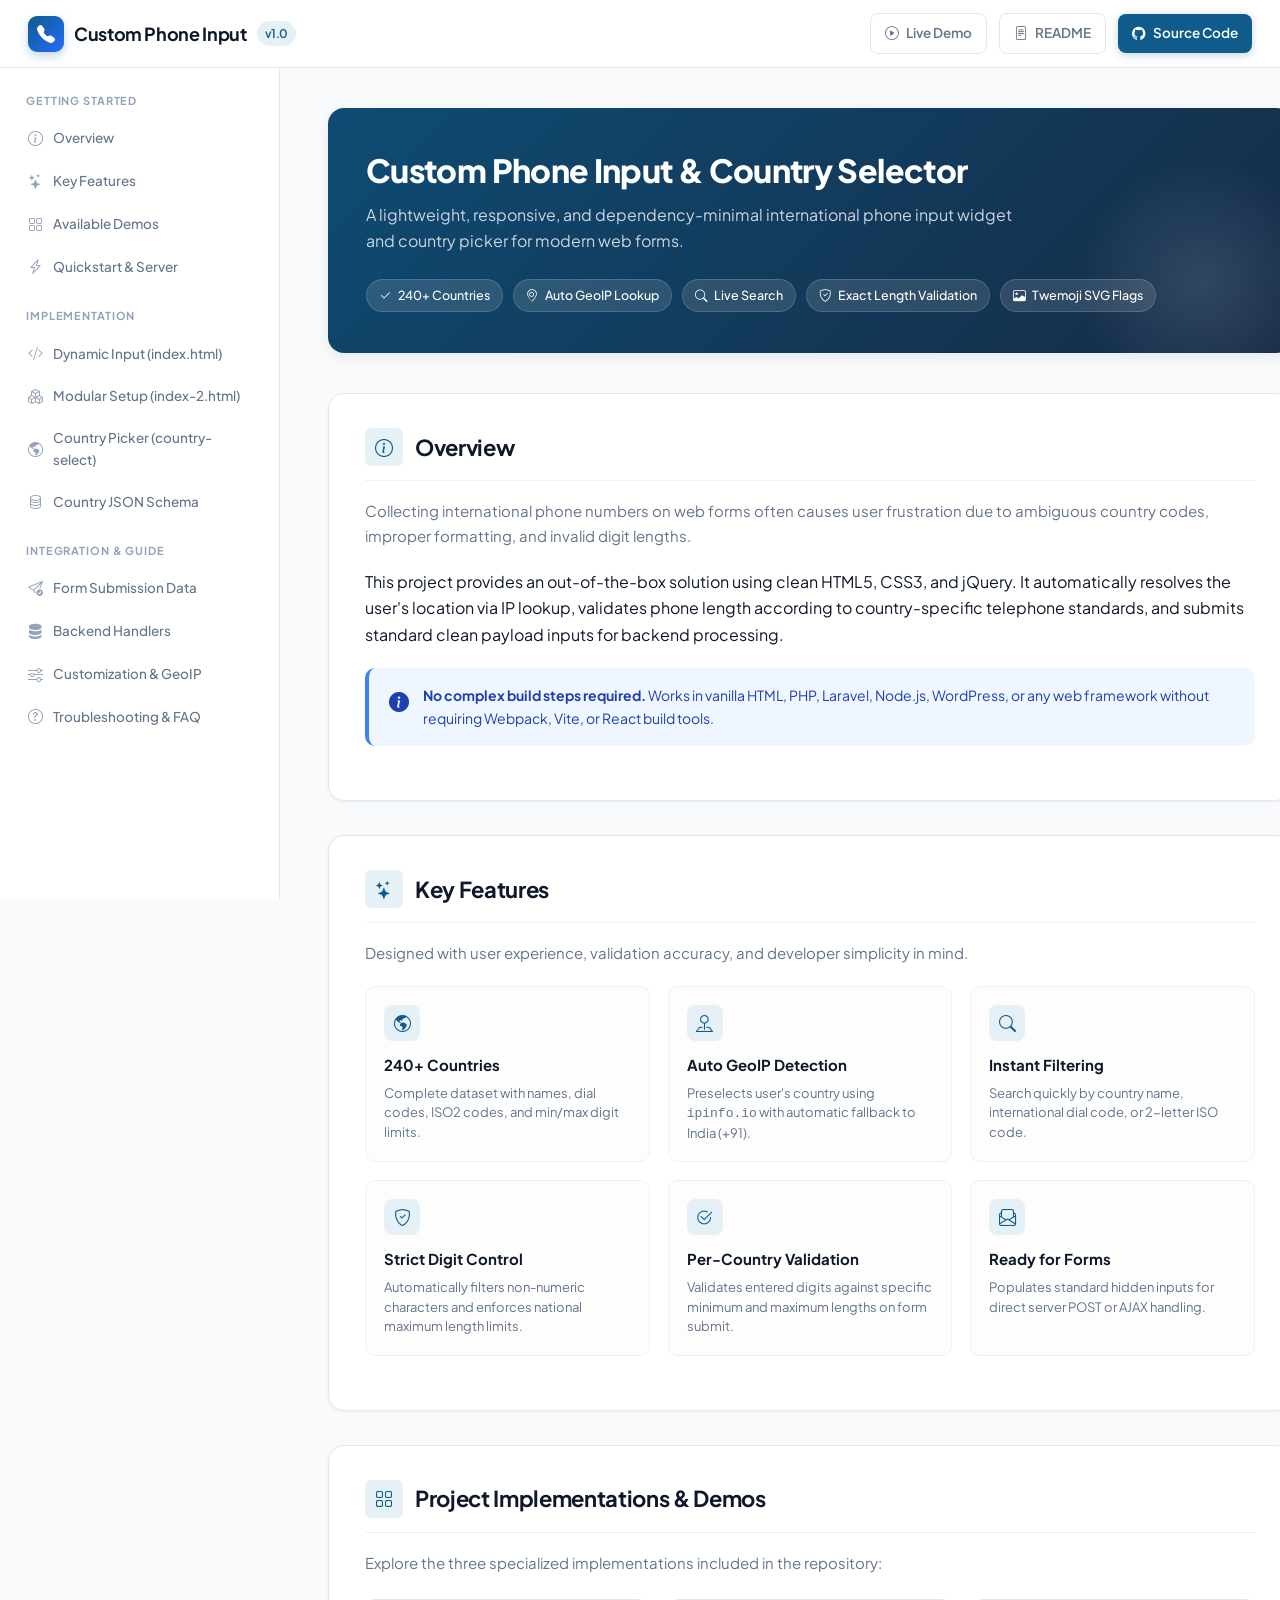
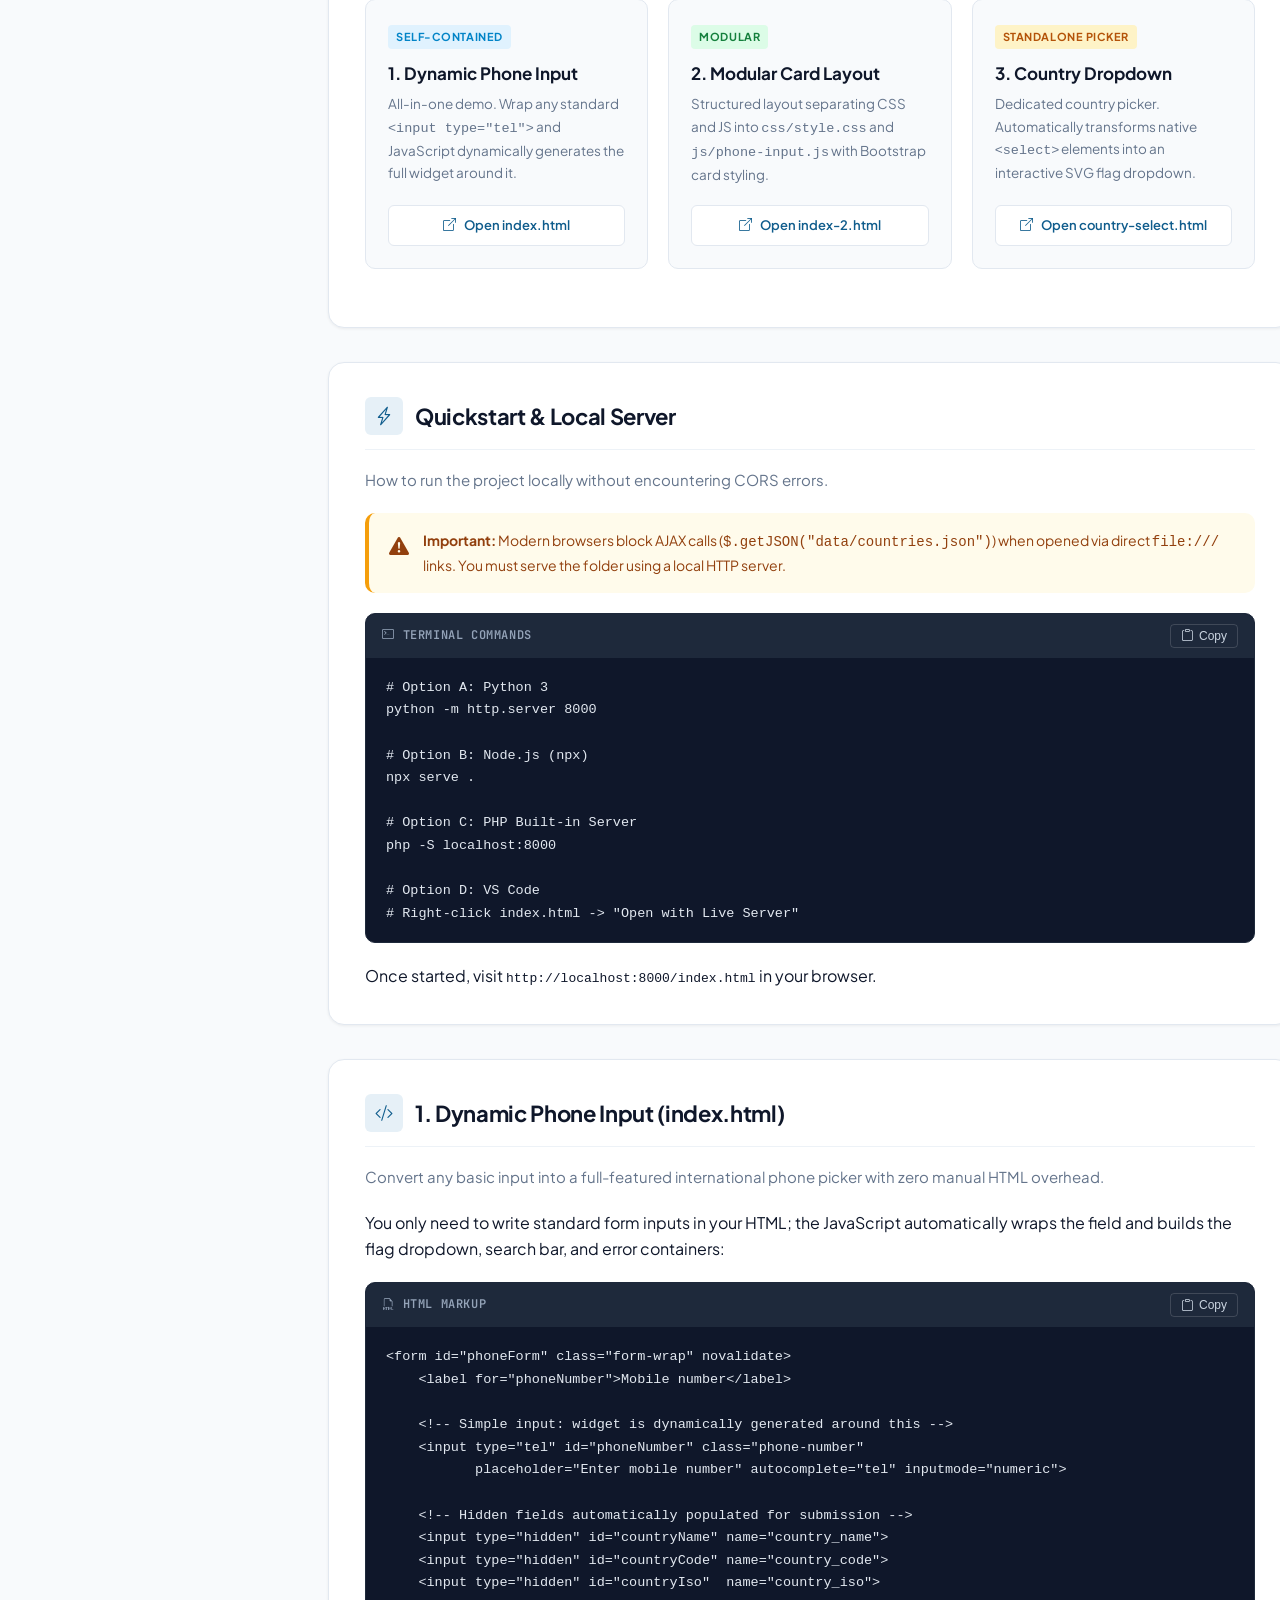
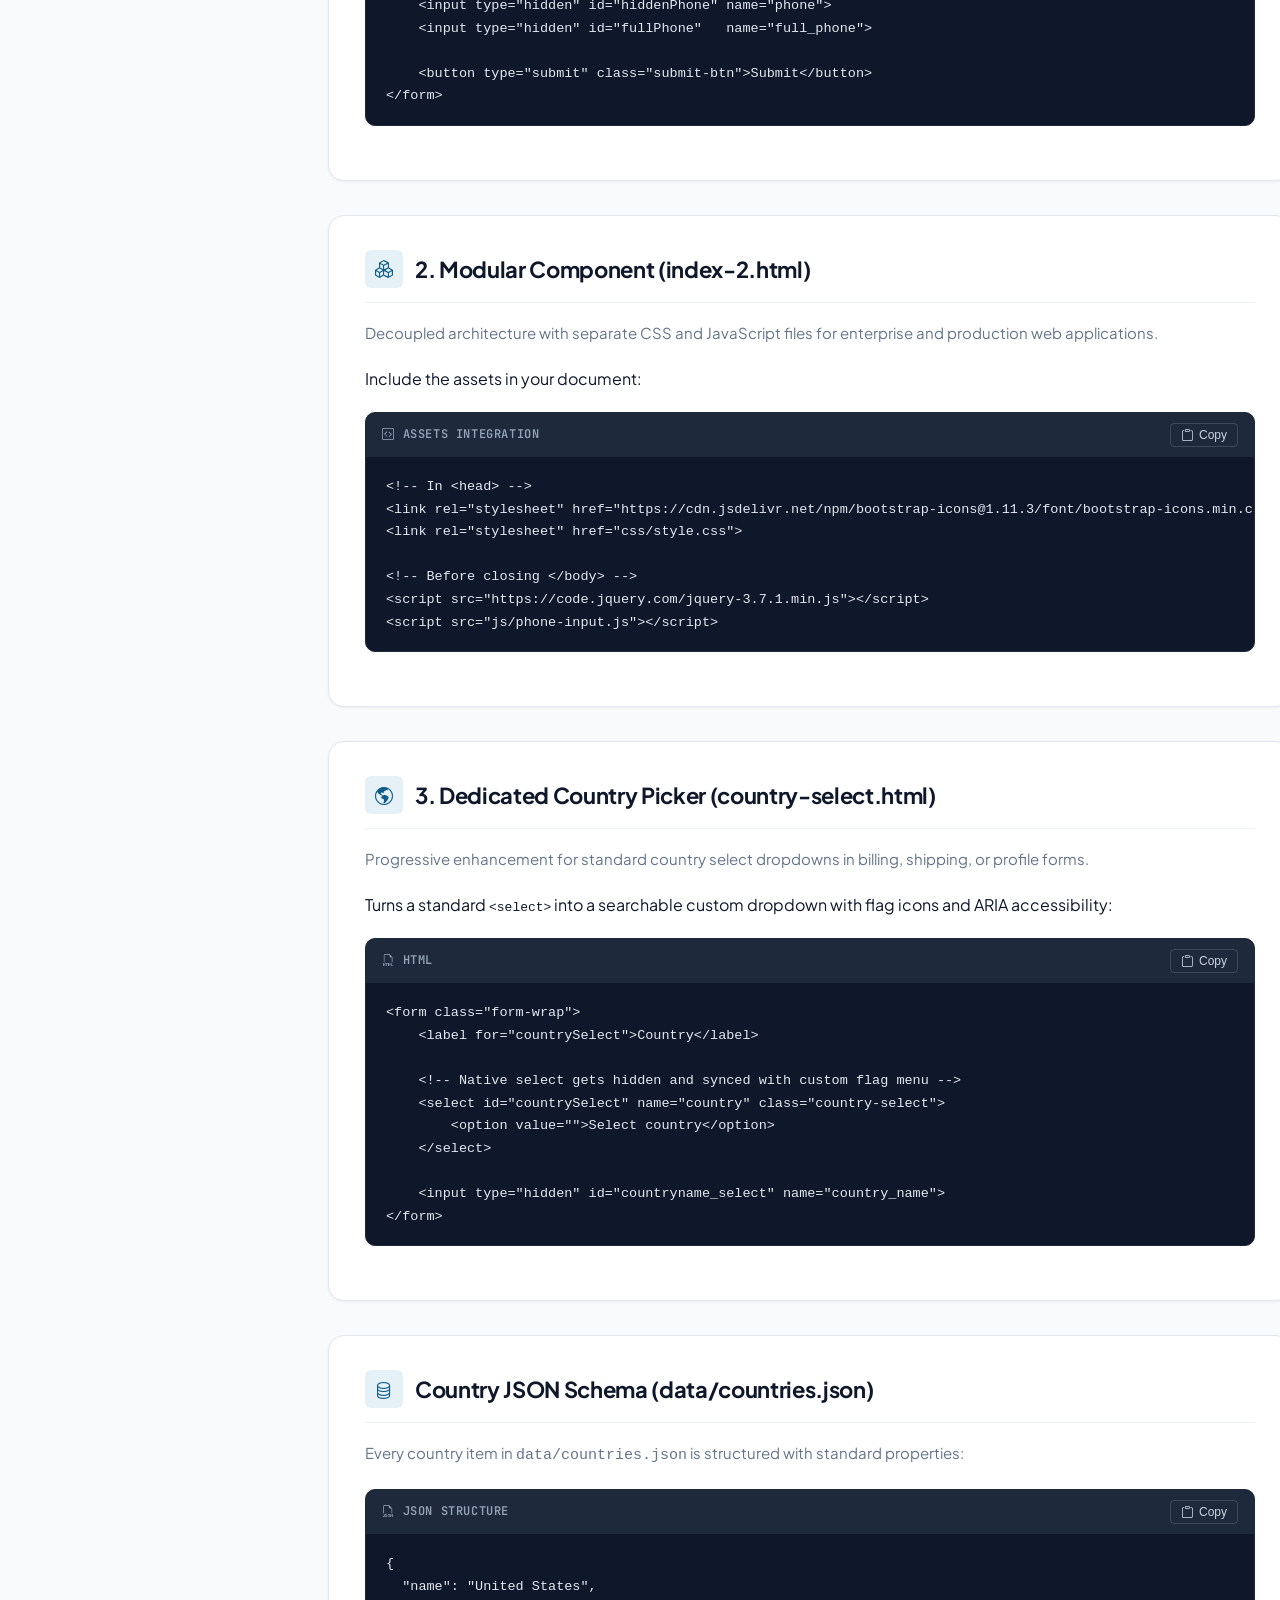
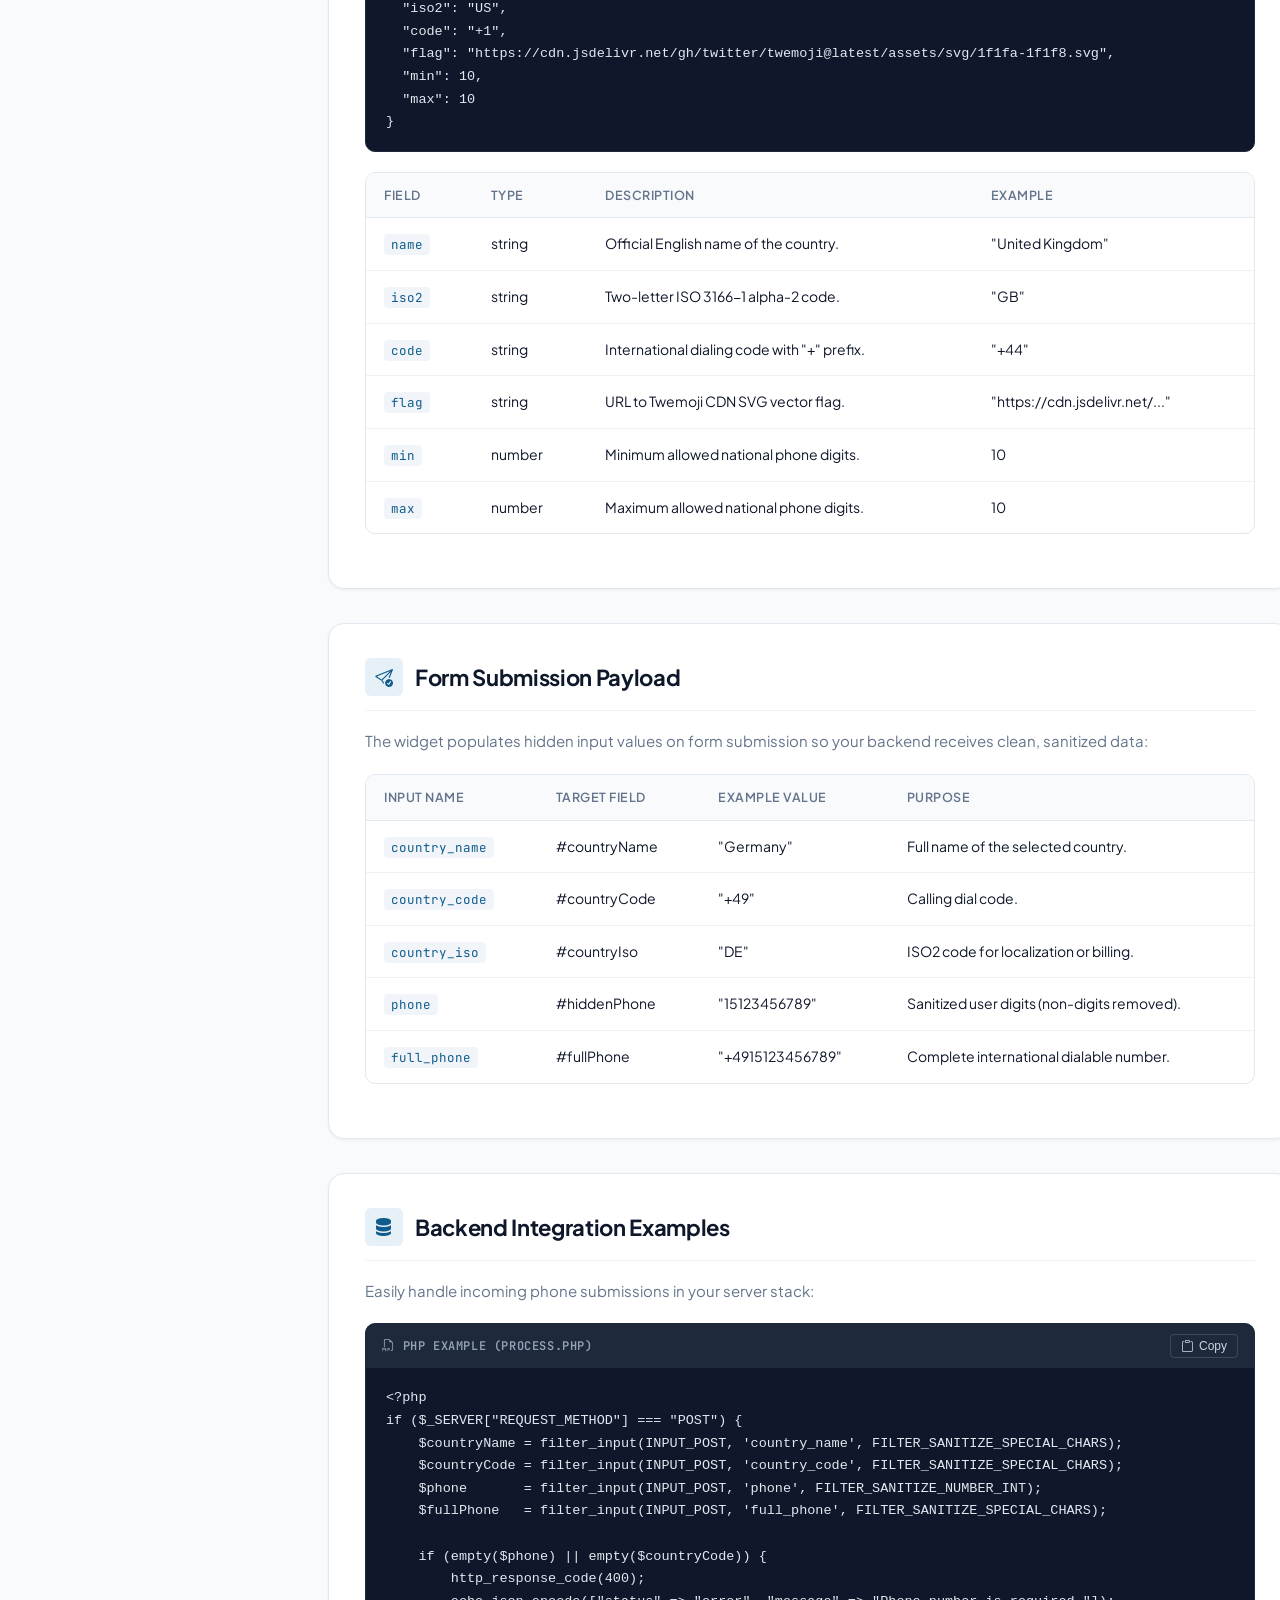
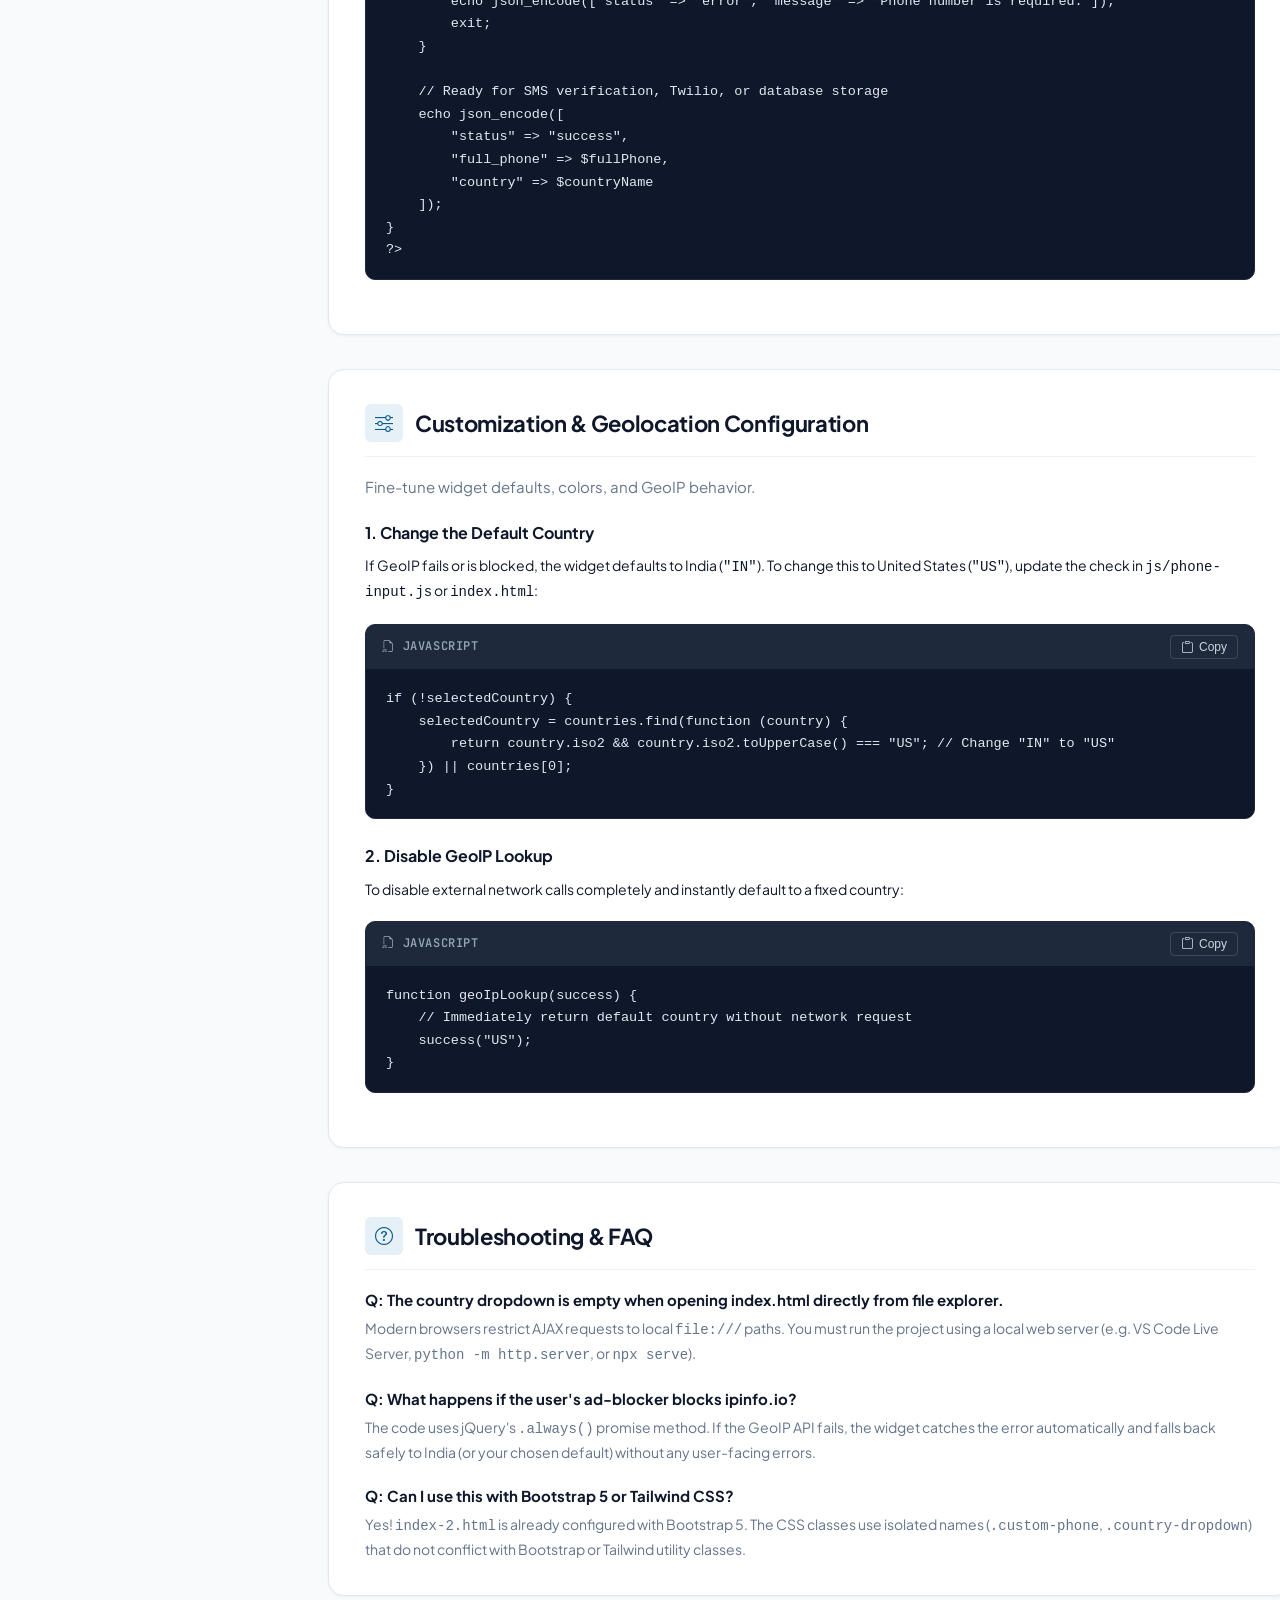
<file: document.html>
<!DOCTYPE html>
<html lang="en">
<head>
    <meta charset="UTF-8">
    <meta name="viewport" content="width=device-width, initial-scale=1.0">
    <title>Custom Phone Input — Documentation</title>

    <!-- Google Fonts & Bootstrap Icons -->
    <link rel="preconnect" href="https://fonts.googleapis.com">
    <link rel="preconnect" href="https://fonts.gstatic.com" crossorigin>
    <link href="https://fonts.googleapis.com/css2?family=Plus+Jakarta+Sans:wght@400;500;600;700;800&family=JetBrains+Mono:wght@400;500;600&display=swap" rel="stylesheet">
    <link rel="stylesheet" href="https://cdn.jsdelivr.net/npm/bootstrap-icons@1.11.3/font/bootstrap-icons.min.css">

    <style>
        :root {
            --primary: #0f5c8c;
            --primary-dark: #0a4366;
            --primary-light: #e6f0f7;
            --accent: #246bfd;
            --sidebar-w: 280px;
            --header-h: 68px;
            --bg: #f8fafc;
            --surface: #ffffff;
            --border: #e2e8f0;
            --border-light: #edf2f7;
            --text: #0f172a;
            --text-muted: #64748b;
            --text-light: #94a3b8;
            --code-bg: #0f172a;
            --success: #10b981;
            --warning: #f59e0b;
            --danger: #ef4444;
            --radius-sm: 6px;
            --radius-md: 10px;
            --radius-lg: 16px;
            --shadow-sm: 0 1px 3px rgba(0,0,0,0.06);
            --shadow-md: 0 4px 14px rgba(15, 23, 42, 0.08);
            --shadow-lg: 0 12px 30px rgba(15, 23, 42, 0.12);
        }

        * {
            box-sizing: border-box;
            margin: 0;
            padding: 0;
        }

        body {
            font-family: 'Plus Jakarta Sans', system-ui, -apple-system, sans-serif;
            background: var(--bg);
            color: var(--text);
            line-height: 1.65;
            -webkit-font-smoothing: antialiased;
        }

        /* ------------------ Top Navigation ------------------ */
        .top-navbar {
            position: fixed;
            top: 0;
            left: 0;
            right: 0;
            height: var(--header-h);
            background: rgba(255, 255, 255, 0.94);
            backdrop-filter: blur(12px);
            border-bottom: 1px solid var(--border);
            display: flex;
            align-items: center;
            justify-content: space-between;
            padding: 0 28px;
            z-index: 1000;
        }

        .brand-group {
            display: flex;
            align-items: center;
            gap: 14px;
        }

        .menu-toggle {
            display: none;
            background: none;
            border: 1px solid var(--border);
            border-radius: var(--radius-sm);
            padding: 6px 10px;
            cursor: pointer;
            font-size: 18px;
            color: var(--text);
        }

        .brand-badge {
            display: flex;
            align-items: center;
            gap: 10px;
            text-decoration: none;
            color: var(--text);
            font-weight: 700;
            font-size: 18px;
            letter-spacing: -0.02em;
        }

        .brand-icon {
            width: 36px;
            height: 36px;
            border-radius: 9px;
            background: linear-gradient(135deg, var(--primary) 0%, var(--accent) 100%);
            display: flex;
            align-items: center;
            justify-content: center;
            color: #fff;
            font-size: 18px;
            box-shadow: 0 4px 10px rgba(15, 92, 140, 0.25);
        }

        .version-pill {
            font-size: 12px;
            font-weight: 600;
            background: var(--primary-light);
            color: var(--primary);
            padding: 3px 8px;
            border-radius: 20px;
        }

        .nav-actions {
            display: flex;
            align-items: center;
            gap: 12px;
        }

        .action-link {
            display: inline-flex;
            align-items: center;
            gap: 7px;
            padding: 8px 14px;
            border-radius: 8px;
            font-size: 13.5px;
            font-weight: 600;
            text-decoration: none;
            transition: all 0.15s ease;
        }

        .action-link.secondary {
            color: var(--text-muted);
            border: 1px solid var(--border);
            background: #fff;
        }

        .action-link.secondary:hover {
            color: var(--text);
            border-color: var(--text-muted);
            background: #f1f5f9;
        }

        .action-link.primary {
            background: var(--primary);
            color: #fff;
            box-shadow: 0 2px 8px rgba(15, 92, 140, 0.25);
        }

        .action-link.primary:hover {
            background: var(--primary-dark);
        }

        /* ------------------ Layout Container ------------------ */
        .layout {
            display: flex;
            margin-top: var(--header-h);
            min-height: calc(100vh - var(--header-h));
        }

        /* ------------------ Left Sidebar ------------------ */
        .sidebar {
            width: var(--sidebar-w);
            position: fixed;
            top: var(--header-h);
            bottom: 0;
            left: 0;
            overflow-y: auto;
            background: #fff;
            border-right: 1px solid var(--border);
            padding: 24px 16px 40px;
            z-index: 900;
        }

        .sidebar::-webkit-scrollbar {
            width: 5px;
        }

        .sidebar::-webkit-scrollbar-thumb {
            background: #cbd5e1;
            border-radius: 10px;
        }

        .nav-section-title {
            font-size: 11px;
            font-weight: 700;
            letter-spacing: 0.08em;
            text-transform: uppercase;
            color: var(--text-light);
            margin: 20px 10px 8px;
        }

        .nav-section-title:first-child {
            margin-top: 0;
        }

        .sidebar-nav {
            list-style: none;
        }

        .sidebar-nav li {
            margin-bottom: 2px;
        }

        .sidebar-link {
            display: flex;
            align-items: center;
            gap: 10px;
            padding: 8px 12px;
            font-size: 13.5px;
            font-weight: 500;
            color: var(--text-muted);
            text-decoration: none;
            border-radius: var(--radius-sm);
            transition: all 0.15s ease;
        }

        .sidebar-link i {
            font-size: 15px;
            color: var(--text-light);
            transition: color 0.15s;
        }

        .sidebar-link:hover {
            color: var(--primary);
            background: var(--primary-light);
        }

        .sidebar-link:hover i {
            color: var(--primary);
        }

        .sidebar-link.active {
            color: var(--primary);
            background: var(--primary-light);
            font-weight: 600;
        }

        .sidebar-link.active i {
            color: var(--primary);
        }

        /* ------------------ Main Content Area ------------------ */
        .main-content {
            margin-left: var(--sidebar-w);
            flex: 1;
            padding: 40px 48px 80px;
            max-width: 1060px;
        }

        /* ------------------ Hero Banner ------------------ */
        .hero-banner {
            background: linear-gradient(135deg, #0e4c73 0%, #162a45 100%);
            border-radius: var(--radius-lg);
            padding: 42px 38px;
            color: #fff;
            margin-bottom: 40px;
            position: relative;
            overflow: hidden;
            box-shadow: var(--shadow-md);
        }

        .hero-banner::after {
            content: "";
            position: absolute;
            right: -40px;
            bottom: -60px;
            width: 260px;
            height: 260px;
            background: radial-gradient(circle, rgba(255,255,255,0.12) 0%, rgba(255,255,255,0) 70%);
            border-radius: 50%;
            pointer-events: none;
        }

        .hero-title {
            font-size: 32px;
            font-weight: 800;
            letter-spacing: -0.02em;
            margin-bottom: 12px;
            line-height: 1.25;
        }

        .hero-subtitle {
            font-size: 16px;
            color: #cbd5e1;
            max-width: 650px;
            margin-bottom: 24px;
            font-weight: 400;
        }

        .hero-tags {
            display: flex;
            flex-wrap: wrap;
            gap: 10px;
        }

        .hero-tag {
            display: inline-flex;
            align-items: center;
            gap: 6px;
            font-size: 12.5px;
            font-weight: 500;
            background: rgba(255, 255, 255, 0.12);
            backdrop-filter: blur(8px);
            padding: 5px 12px;
            border-radius: 20px;
            border: 1px solid rgba(255, 255, 255, 0.16);
        }

        /* ------------------ Sections ------------------ */
        .doc-section {
            background: var(--surface);
            border: 1px solid var(--border);
            border-radius: var(--radius-lg);
            padding: 34px 36px;
            margin-bottom: 34px;
            box-shadow: var(--shadow-sm);
            scroll-margin-top: 90px;
        }

        .section-header {
            display: flex;
            align-items: center;
            gap: 12px;
            margin-bottom: 18px;
            padding-bottom: 14px;
            border-bottom: 1px solid var(--border-light);
        }

        .section-icon {
            width: 38px;
            height: 38px;
            border-radius: var(--radius-sm);
            background: var(--primary-light);
            color: var(--primary);
            display: flex;
            align-items: center;
            justify-content: center;
            font-size: 18px;
        }

        .section-title {
            font-size: 22px;
            font-weight: 700;
            color: var(--text);
            letter-spacing: -0.015em;
        }

        .section-desc {
            font-size: 15px;
            color: var(--text-muted);
            margin-bottom: 20px;
        }

        /* ------------------ Demo Cards Grid ------------------ */
        .demo-grid {
            display: grid;
            grid-template-columns: repeat(auto-fit, minmax(280px, 1fr));
            gap: 20px;
            margin: 24px 0;
        }

        .demo-card {
            border: 1px solid var(--border);
            border-radius: var(--radius-md);
            padding: 22px;
            background: var(--bg);
            transition: all 0.2s ease;
            display: flex;
            flex-direction: column;
            justify-content: space-between;
        }

        .demo-card:hover {
            transform: translateY(-3px);
            border-color: var(--primary);
            box-shadow: var(--shadow-md);
            background: #fff;
        }

        .demo-badge {
            display: inline-block;
            font-size: 11px;
            font-weight: 700;
            text-transform: uppercase;
            letter-spacing: 0.05em;
            padding: 3px 8px;
            border-radius: 4px;
            margin-bottom: 10px;
        }

        .badge-dynamic { background: #e0f2fe; color: #0284c7; }
        .badge-modular { background: #dcfce7; color: #15803d; }
        .badge-select  { background: #fef3c7; color: #b45309; }

        .demo-card h3 {
            font-size: 17px;
            font-weight: 700;
            margin-bottom: 6px;
        }

        .demo-card p {
            font-size: 13.5px;
            color: var(--text-muted);
            margin-bottom: 18px;
        }

        .demo-btn {
            display: inline-flex;
            align-items: center;
            justify-content: center;
            gap: 8px;
            font-size: 13px;
            font-weight: 600;
            padding: 9px 16px;
            border-radius: var(--radius-sm);
            text-decoration: none;
            background: #fff;
            color: var(--primary);
            border: 1px solid var(--border);
            transition: all 0.15s ease;
        }

        .demo-btn:hover {
            background: var(--primary);
            color: #fff;
            border-color: var(--primary);
        }

        /* ------------------ Code Blocks ------------------ */
        .code-container {
            margin: 20px 0;
            border-radius: var(--radius-md);
            overflow: hidden;
            background: var(--code-bg);
            border: 1px solid #1e293b;
        }

        .code-header {
            display: flex;
            align-items: center;
            justify-content: space-between;
            padding: 10px 16px;
            background: #1e293b;
            color: #94a3b8;
            font-size: 12px;
            font-family: 'JetBrains Mono', monospace;
        }

        .code-lang {
            display: flex;
            align-items: center;
            gap: 8px;
            font-weight: 600;
            text-transform: uppercase;
            letter-spacing: 0.05em;
        }

        .copy-btn {
            background: transparent;
            border: 1px solid rgba(255, 255, 255, 0.15);
            color: #cbd5e1;
            font-size: 12px;
            padding: 4px 10px;
            border-radius: 4px;
            cursor: pointer;
            display: inline-flex;
            align-items: center;
            gap: 6px;
            transition: all 0.15s;
        }

        .copy-btn:hover {
            background: rgba(255, 255, 255, 0.1);
            color: #fff;
        }

        .copy-btn.copied {
            background: var(--success);
            color: #fff;
            border-color: var(--success);
        }

        pre {
            padding: 18px 20px;
            overflow-x: auto;
            color: #e2e8f0;
            font-family: 'JetBrains Mono', monospace;
            font-size: 13.5px;
            line-height: 1.6;
        }

        /* ------------------ Tables ------------------ */
        .table-wrap {
            overflow-x: auto;
            margin: 20px 0;
            border: 1px solid var(--border);
            border-radius: var(--radius-md);
        }

        table {
            width: 100%;
            border-collapse: collapse;
            font-size: 14px;
            text-align: left;
        }

        th {
            background: #f8fafc;
            color: var(--text-muted);
            font-weight: 600;
            font-size: 12.5px;
            text-transform: uppercase;
            letter-spacing: 0.04em;
            padding: 12px 18px;
            border-bottom: 1px solid var(--border);
        }

        td {
            padding: 14px 18px;
            border-bottom: 1px solid var(--border-light);
            color: var(--text);
            vertical-align: top;
        }

        tr:last-child td {
            border-bottom: 0;
        }

        tr:hover td {
            background: #fdfdfe;
        }

        .mono {
            font-family: 'JetBrains Mono', monospace;
            font-size: 12.5px;
            background: #f1f5f9;
            color: #0f5c8c;
            padding: 2px 7px;
            border-radius: 4px;
        }

        /* ------------------ Alerts & Callouts ------------------ */
        .callout {
            display: flex;
            gap: 14px;
            padding: 16px 20px;
            border-radius: var(--radius-md);
            margin: 20px 0;
            font-size: 14px;
        }

        .callout.info {
            background: #eff6ff;
            border-left: 4px solid #3b82f6;
            color: #1e40af;
        }

        .callout.warning {
            background: #fffbeb;
            border-left: 4px solid #f59e0b;
            color: #92400e;
        }

        .callout.success {
            background: #f0fdf4;
            border-left: 4px solid #10b981;
            color: #166534;
        }

        .callout i {
            font-size: 20px;
            flex-shrink: 0;
        }

        /* ------------------ Features Grid ------------------ */
        .feature-grid {
            display: grid;
            grid-template-columns: repeat(auto-fit, minmax(220px, 1fr));
            gap: 18px;
            margin: 20px 0;
        }

        .feature-card {
            border: 1px solid var(--border-light);
            border-radius: var(--radius-md);
            padding: 18px;
            background: #fdfdfe;
        }

        .feature-icon-wrap {
            width: 36px;
            height: 36px;
            border-radius: 8px;
            background: var(--primary-light);
            color: var(--primary);
            display: flex;
            align-items: center;
            justify-content: center;
            font-size: 17px;
            margin-bottom: 12px;
        }

        .feature-card h4 {
            font-size: 15px;
            font-weight: 700;
            margin-bottom: 6px;
        }

        .feature-card p {
            font-size: 13px;
            color: var(--text-muted);
            line-height: 1.5;
        }

        /* ------------------ Responsive Styles ------------------ */
        @media (max-width: 900px) {
            .menu-toggle {
                display: block;
            }

            .sidebar {
                transform: translateX(-100%);
                transition: transform 0.25s cubic-bezier(0.4, 0, 0.2, 1);
                box-shadow: 4px 0 20px rgba(0,0,0,0.1);
            }

            .sidebar.open {
                transform: translateX(0);
            }

            .main-content {
                margin-left: 0;
                padding: 24px 20px 60px;
            }

            .hero-banner {
                padding: 30px 22px;
            }

            .hero-title {
                font-size: 26px;
            }

            .doc-section {
                padding: 24px 20px;
            }
        }
    </style>
</head>
<body>

    <!-- ================= Top Navbar ================= -->
    <header class="top-navbar">
        <div class="brand-group">
            <button class="menu-toggle" id="menuToggle" aria-label="Toggle navigation">
                <i class="bi bi-list"></i>
            </button>
            <a href="#" class="brand-badge">
                <div class="brand-icon">
                    <i class="bi bi-telephone-fill"></i>
                </div>
                <span>Custom Phone Input</span>
                <span class="version-pill">v1.0</span>
            </a>
        </div>

        <nav class="nav-actions">
            <a href="index.html" class="action-link secondary" target="_blank">
                <i class="bi bi-play-circle"></i> Live Demo
            </a>
            <a href="README.md" class="action-link secondary">
                <i class="bi bi-file-text"></i> README
            </a>
            <a href="https://github.com" class="action-link primary" target="_blank">
                <i class="bi bi-github"></i> Source Code
            </a>
        </nav>
    </header>

    <div class="layout">
        <!-- ================= Sidebar ================= -->
        <aside class="sidebar" id="sidebar">
            <div class="nav-section-title">Getting Started</div>
            <ul class="sidebar-nav">
                <li><a href="#overview" class="sidebar-link active"><i class="bi bi-info-circle"></i> Overview</a></li>
                <li><a href="#features" class="sidebar-link"><i class="bi bi-stars"></i> Key Features</a></li>
                <li><a href="#demos" class="sidebar-link"><i class="bi bi-grid"></i> Available Demos</a></li>
                <li><a href="#quickstart" class="sidebar-link"><i class="bi bi-lightning-charge"></i> Quickstart & Server</a></li>
            </ul>

            <div class="nav-section-title">Implementation</div>
            <ul class="sidebar-nav">
                <li><a href="#standalone" class="sidebar-link"><i class="bi bi-code-slash"></i> Dynamic Input (index.html)</a></li>
                <li><a href="#modular" class="sidebar-link"><i class="bi bi-boxes"></i> Modular Setup (index-2.html)</a></li>
                <li><a href="#country-picker" class="sidebar-link"><i class="bi bi-globe-americas"></i> Country Picker (country-select)</a></li>
                <li><a href="#data-schema" class="sidebar-link"><i class="bi bi-database"></i> Country JSON Schema</a></li>
            </ul>

            <div class="nav-section-title">Integration & Guide</div>
            <ul class="sidebar-nav">
                <li><a href="#form-payloads" class="sidebar-link"><i class="bi bi-send-check"></i> Form Submission Data</a></li>
                <li><a href="#backend" class="sidebar-link"><i class="bi bi-server"></i> Backend Handlers</a></li>
                <li><a href="#customization" class="sidebar-link"><i class="bi bi-sliders"></i> Customization & GeoIP</a></li>
                <li><a href="#faq" class="sidebar-link"><i class="bi bi-question-circle"></i> Troubleshooting & FAQ</a></li>
            </ul>
        </aside>

        <!-- ================= Main Documentation ================= -->
        <main class="main-content">

            <!-- Hero Banner -->
            <section class="hero-banner">
                <h1 class="hero-title">Custom Phone Input & Country Selector</h1>
                <p class="hero-subtitle">
                    A lightweight, responsive, and dependency-minimal international phone input widget and country picker for modern web forms.
                </p>
                <div class="hero-tags">
                    <span class="hero-tag"><i class="bi bi-check2"></i> 240+ Countries</span>
                    <span class="hero-tag"><i class="bi bi-geo-alt"></i> Auto GeoIP Lookup</span>
                    <span class="hero-tag"><i class="bi bi-search"></i> Live Search</span>
                    <span class="hero-tag"><i class="bi bi-shield-check"></i> Exact Length Validation</span>
                    <span class="hero-tag"><i class="bi bi-image"></i> Twemoji SVG Flags</span>
                </div>
            </section>

            <!-- 1. Overview -->
            <section id="overview" class="doc-section">
                <div class="section-header">
                    <div class="section-icon"><i class="bi bi-info-circle"></i></div>
                    <h2 class="section-title">Overview</h2>
                </div>
                <p class="section-desc">
                    Collecting international phone numbers on web forms often causes user frustration due to ambiguous country codes, improper formatting, and invalid digit lengths.
                </p>
                <p>
                    This project provides an out-of-the-box solution using clean HTML5, CSS3, and jQuery. It automatically resolves the user's location via IP lookup, validates phone length according to country-specific telephone standards, and submits standard clean payload inputs for backend processing.
                </p>

                <div class="callout info">
                    <i class="bi bi-info-circle-fill"></i>
                    <div>
                        <strong>No complex build steps required.</strong> Works in vanilla HTML, PHP, Laravel, Node.js, WordPress, or any web framework without requiring Webpack, Vite, or React build tools.
                    </div>
                </div>
            </section>

            <!-- 2. Features -->
            <section id="features" class="doc-section">
                <div class="section-header">
                    <div class="section-icon"><i class="bi bi-stars"></i></div>
                    <h2 class="section-title">Key Features</h2>
                </div>
                <p class="section-desc">Designed with user experience, validation accuracy, and developer simplicity in mind.</p>

                <div class="feature-grid">
                    <div class="feature-card">
                        <div class="feature-icon-wrap"><i class="bi bi-globe-americas"></i></div>
                        <h4>240+ Countries</h4>
                        <p>Complete dataset with names, dial codes, ISO2 codes, and min/max digit limits.</p>
                    </div>

                    <div class="feature-card">
                        <div class="feature-icon-wrap"><i class="bi bi-pin-map"></i></div>
                        <h4>Auto GeoIP Detection</h4>
                        <p>Preselects user's country using <code>ipinfo.io</code> with automatic fallback to India (+91).</p>
                    </div>

                    <div class="feature-card">
                        <div class="feature-icon-wrap"><i class="bi bi-search"></i></div>
                        <h4>Instant Filtering</h4>
                        <p>Search quickly by country name, international dial code, or 2-letter ISO code.</p>
                    </div>

                    <div class="feature-card">
                        <div class="feature-icon-wrap"><i class="bi bi-shield-check"></i></div>
                        <h4>Strict Digit Control</h4>
                        <p>Automatically filters non-numeric characters and enforces national maximum length limits.</p>
                    </div>

                    <div class="feature-card">
                        <div class="feature-icon-wrap"><i class="bi bi-check2-circle"></i></div>
                        <h4>Per-Country Validation</h4>
                        <p>Validates entered digits against specific minimum and maximum lengths on form submit.</p>
                    </div>

                    <div class="feature-card">
                        <div class="feature-icon-wrap"><i class="bi bi-envelope-paper"></i></div>
                        <h4>Ready for Forms</h4>
                        <p>Populates standard hidden inputs for direct server POST or AJAX handling.</p>
                    </div>
                </div>
            </section>

            <!-- 3. Available Demos -->
            <section id="demos" class="doc-section">
                <div class="section-header">
                    <div class="section-icon"><i class="bi bi-grid"></i></div>
                    <h2 class="section-title">Project Implementations & Demos</h2>
                </div>
                <p class="section-desc">Explore the three specialized implementations included in the repository:</p>

                <div class="demo-grid">
                    <div class="demo-card">
                        <div>
                            <span class="demo-badge badge-dynamic">Self-Contained</span>
                            <h3>1. Dynamic Phone Input</h3>
                            <p>All-in-one demo. Wrap any standard <code>&lt;input type="tel"&gt;</code> and JavaScript dynamically generates the full widget around it.</p>
                        </div>
                        <a href="index.html" class="demo-btn" target="_blank"><i class="bi bi-box-arrow-up-right"></i> Open index.html</a>
                    </div>

                    <div class="demo-card">
                        <div>
                            <span class="demo-badge badge-modular">Modular</span>
                            <h3>2. Modular Card Layout</h3>
                            <p>Structured layout separating CSS and JS into <code>css/style.css</code> and <code>js/phone-input.js</code> with Bootstrap card styling.</p>
                        </div>
                        <a href="index-2.html" class="demo-btn" target="_blank"><i class="bi bi-box-arrow-up-right"></i> Open index-2.html</a>
                    </div>

                    <div class="demo-card">
                        <div>
                            <span class="demo-badge badge-select">Standalone Picker</span>
                            <h3>3. Country Dropdown</h3>
                            <p>Dedicated country picker. Automatically transforms native <code>&lt;select&gt;</code> elements into an interactive SVG flag dropdown.</p>
                        </div>
                        <a href="country-select.html" class="demo-btn" target="_blank"><i class="bi bi-box-arrow-up-right"></i> Open country-select.html</a>
                    </div>
                </div>
            </section>

            <!-- 4. Quickstart & Server -->
            <section id="quickstart" class="doc-section">
                <div class="section-header">
                    <div class="section-icon"><i class="bi bi-lightning-charge"></i></div>
                    <h2 class="section-title">Quickstart & Local Server</h2>
                </div>
                <p class="section-desc">How to run the project locally without encountering CORS errors.</p>

                <div class="callout warning">
                    <i class="bi bi-exclamation-triangle-fill"></i>
                    <div>
                        <strong>Important:</strong> Modern browsers block AJAX calls (<code>$.getJSON("data/countries.json")</code>) when opened via direct <code>file:///</code> links. You must serve the folder using a local HTTP server.
                    </div>
                </div>

                <div class="code-container">
                    <div class="code-header">
                        <span class="code-lang"><i class="bi bi-terminal"></i> Terminal Commands</span>
                        <button class="copy-btn" onclick="copyCode(this)"><i class="bi bi-clipboard"></i> Copy</button>
                    </div>
                    <pre><code># Option A: Python 3
python -m http.server 8000

# Option B: Node.js (npx)
npx serve .

# Option C: PHP Built-in Server
php -S localhost:8000

# Option D: VS Code
# Right-click index.html -> "Open with Live Server"</code></pre>
                </div>

                <p>Once started, visit <code>http://localhost:8000/index.html</code> in your browser.</p>
            </section>

            <!-- 5. Standalone Dynamic Input -->
            <section id="standalone" class="doc-section">
                <div class="section-header">
                    <div class="section-icon"><i class="bi bi-code-slash"></i></div>
                    <h2 class="section-title">1. Dynamic Phone Input (index.html)</h2>
                </div>
                <p class="section-desc">Convert any basic input into a full-featured international phone picker with zero manual HTML overhead.</p>

                <p>You only need to write standard form inputs in your HTML; the JavaScript automatically wraps the field and builds the flag dropdown, search bar, and error containers:</p>

                <div class="code-container">
                    <div class="code-header">
                        <span class="code-lang"><i class="bi bi-filetype-html"></i> HTML Markup</span>
                        <button class="copy-btn" onclick="copyCode(this)"><i class="bi bi-clipboard"></i> Copy</button>
                    </div>
                    <pre><code>&lt;form id="phoneForm" class="form-wrap" novalidate&gt;
    &lt;label for="phoneNumber"&gt;Mobile number&lt;/label&gt;

    &lt;!-- Simple input: widget is dynamically generated around this --&gt;
    &lt;input type="tel" id="phoneNumber" class="phone-number"
           placeholder="Enter mobile number" autocomplete="tel" inputmode="numeric"&gt;

    &lt;!-- Hidden fields automatically populated for submission --&gt;
    &lt;input type="hidden" id="countryName" name="country_name"&gt;
    &lt;input type="hidden" id="countryCode" name="country_code"&gt;
    &lt;input type="hidden" id="countryIso"  name="country_iso"&gt;
    &lt;input type="hidden" id="hiddenPhone" name="phone"&gt;
    &lt;input type="hidden" id="fullPhone"   name="full_phone"&gt;

    &lt;button type="submit" class="submit-btn"&gt;Submit&lt;/button&gt;
&lt;/form&gt;</code></pre>
                </div>
            </section>

            <!-- 6. Modular Setup -->
            <section id="modular" class="doc-section">
                <div class="section-header">
                    <div class="section-icon"><i class="bi bi-boxes"></i></div>
                    <h2 class="section-title">2. Modular Component (index-2.html)</h2>
                </div>
                <p class="section-desc">Decoupled architecture with separate CSS and JavaScript files for enterprise and production web applications.</p>

                <p>Include the assets in your document:</p>

                <div class="code-container">
                    <div class="code-header">
                        <span class="code-lang"><i class="bi bi-code-square"></i> Assets Integration</span>
                        <button class="copy-btn" onclick="copyCode(this)"><i class="bi bi-clipboard"></i> Copy</button>
                    </div>
                    <pre><code>&lt;!-- In &lt;head&gt; --&gt;
&lt;link rel="stylesheet" href="https://cdn.jsdelivr.net/npm/bootstrap-icons@1.11.3/font/bootstrap-icons.min.css"&gt;
&lt;link rel="stylesheet" href="css/style.css"&gt;

&lt;!-- Before closing &lt;/body&gt; --&gt;
&lt;script src="https://code.jquery.com/jquery-3.7.1.min.js"&gt;&lt;/script&gt;
&lt;script src="js/phone-input.js"&gt;&lt;/script&gt;</code></pre>
                </div>
            </section>

            <!-- 7. Standalone Country Picker -->
            <section id="country-picker" class="doc-section">
                <div class="section-header">
                    <div class="section-icon"><i class="bi bi-globe-americas"></i></div>
                    <h2 class="section-title">3. Dedicated Country Picker (country-select.html)</h2>
                </div>
                <p class="section-desc">Progressive enhancement for standard country select dropdowns in billing, shipping, or profile forms.</p>

                <p>Turns a standard <code>&lt;select&gt;</code> into a searchable custom dropdown with flag icons and ARIA accessibility:</p>

                <div class="code-container">
                    <div class="code-header">
                        <span class="code-lang"><i class="bi bi-filetype-html"></i> HTML</span>
                        <button class="copy-btn" onclick="copyCode(this)"><i class="bi bi-clipboard"></i> Copy</button>
                    </div>
                    <pre><code>&lt;form class="form-wrap"&gt;
    &lt;label for="countrySelect"&gt;Country&lt;/label&gt;

    &lt;!-- Native select gets hidden and synced with custom flag menu --&gt;
    &lt;select id="countrySelect" name="country" class="country-select"&gt;
        &lt;option value=""&gt;Select country&lt;/option&gt;
    &lt;/select&gt;

    &lt;input type="hidden" id="countryname_select" name="country_name"&gt;
&lt;/form&gt;</code></pre>
                </div>
            </section>

            <!-- 8. Data Schema -->
            <section id="data-schema" class="doc-section">
                <div class="section-header">
                    <div class="section-icon"><i class="bi bi-database"></i></div>
                    <h2 class="section-title">Country JSON Schema (data/countries.json)</h2>
                </div>
                <p class="section-desc">Every country item in <code>data/countries.json</code> is structured with standard properties:</p>

                <div class="code-container">
                    <div class="code-header">
                        <span class="code-lang"><i class="bi bi-filetype-json"></i> JSON Structure</span>
                        <button class="copy-btn" onclick="copyCode(this)"><i class="bi bi-clipboard"></i> Copy</button>
                    </div>
                    <pre><code>{
  "name": "United States",
  "iso2": "US",
  "code": "+1",
  "flag": "https://cdn.jsdelivr.net/gh/twitter/twemoji@latest/assets/svg/1f1fa-1f1f8.svg",
  "min": 10,
  "max": 10
}</code></pre>
                </div>

                <div class="table-wrap">
                    <table>
                        <thead>
                            <tr>
                                <th>Field</th>
                                <th>Type</th>
                                <th>Description</th>
                                <th>Example</th>
                            </tr>
                        </thead>
                        <tbody>
                            <tr>
                                <td><span class="mono">name</span></td>
                                <td>string</td>
                                <td>Official English name of the country.</td>
                                <td>"United Kingdom"</td>
                            </tr>
                            <tr>
                                <td><span class="mono">iso2</span></td>
                                <td>string</td>
                                <td>Two-letter ISO 3166-1 alpha-2 code.</td>
                                <td>"GB"</td>
                            </tr>
                            <tr>
                                <td><span class="mono">code</span></td>
                                <td>string</td>
                                <td>International dialing code with "+" prefix.</td>
                                <td>"+44"</td>
                            </tr>
                            <tr>
                                <td><span class="mono">flag</span></td>
                                <td>string</td>
                                <td>URL to Twemoji CDN SVG vector flag.</td>
                                <td>"https://cdn.jsdelivr.net/..."</td>
                            </tr>
                            <tr>
                                <td><span class="mono">min</span></td>
                                <td>number</td>
                                <td>Minimum allowed national phone digits.</td>
                                <td>10</td>
                            </tr>
                            <tr>
                                <td><span class="mono">max</span></td>
                                <td>number</td>
                                <td>Maximum allowed national phone digits.</td>
                                <td>10</td>
                            </tr>
                        </tbody>
                    </table>
                </div>
            </section>

            <!-- 9. Form Payloads -->
            <section id="form-payloads" class="doc-section">
                <div class="section-header">
                    <div class="section-icon"><i class="bi bi-send-check"></i></div>
                    <h2 class="section-title">Form Submission Payload</h2>
                </div>
                <p class="section-desc">The widget populates hidden input values on form submission so your backend receives clean, sanitized data:</p>

                <div class="table-wrap">
                    <table>
                        <thead>
                            <tr>
                                <th>Input Name</th>
                                <th>Target Field</th>
                                <th>Example Value</th>
                                <th>Purpose</th>
                            </tr>
                        </thead>
                        <tbody>
                            <tr>
                                <td><span class="mono">country_name</span></td>
                                <td>#countryName</td>
                                <td>"Germany"</td>
                                <td>Full name of the selected country.</td>
                            </tr>
                            <tr>
                                <td><span class="mono">country_code</span></td>
                                <td>#countryCode</td>
                                <td>"+49"</td>
                                <td>Calling dial code.</td>
                            </tr>
                            <tr>
                                <td><span class="mono">country_iso</span></td>
                                <td>#countryIso</td>
                                <td>"DE"</td>
                                <td>ISO2 code for localization or billing.</td>
                            </tr>
                            <tr>
                                <td><span class="mono">phone</span></td>
                                <td>#hiddenPhone</td>
                                <td>"15123456789"</td>
                                <td>Sanitized user digits (non-digits removed).</td>
                            </tr>
                            <tr>
                                <td><span class="mono">full_phone</span></td>
                                <td>#fullPhone</td>
                                <td>"+4915123456789"</td>
                                <td>Complete international dialable number.</td>
                            </tr>
                        </tbody>
                    </table>
                </div>
            </section>

            <!-- 10. Backend Handlers -->
            <section id="backend" class="doc-section">
                <div class="section-header">
                    <div class="section-icon"><i class="bi bi-server"></i></div>
                    <h2 class="section-title">Backend Integration Examples</h2>
                </div>
                <p class="section-desc">Easily handle incoming phone submissions in your server stack:</p>

                <div class="code-container">
                    <div class="code-header">
                        <span class="code-lang"><i class="bi bi-filetype-php"></i> PHP Example (process.php)</span>
                        <button class="copy-btn" onclick="copyCode(this)"><i class="bi bi-clipboard"></i> Copy</button>
                    </div>
                    <pre><code>&lt;?php
if ($_SERVER["REQUEST_METHOD"] === "POST") {
    $countryName = filter_input(INPUT_POST, 'country_name', FILTER_SANITIZE_SPECIAL_CHARS);
    $countryCode = filter_input(INPUT_POST, 'country_code', FILTER_SANITIZE_SPECIAL_CHARS);
    $phone       = filter_input(INPUT_POST, 'phone', FILTER_SANITIZE_NUMBER_INT);
    $fullPhone   = filter_input(INPUT_POST, 'full_phone', FILTER_SANITIZE_SPECIAL_CHARS);

    if (empty($phone) || empty($countryCode)) {
        http_response_code(400);
        echo json_encode(["status" => "error", "message" => "Phone number is required."]);
        exit;
    }

    // Ready for SMS verification, Twilio, or database storage
    echo json_encode([
        "status" => "success",
        "full_phone" => $fullPhone,
        "country" => $countryName
    ]);
}
?&gt;</code></pre>
                </div>
            </section>

            <!-- 11. Customization -->
            <section id="customization" class="doc-section">
                <div class="section-header">
                    <div class="section-icon"><i class="bi bi-sliders"></i></div>
                    <h2 class="section-title">Customization & Geolocation Configuration</h2>
                </div>
                <p class="section-desc">Fine-tune widget defaults, colors, and GeoIP behavior.</p>

                <h3 style="font-size: 16px; margin-bottom: 8px;">1. Change the Default Country</h3>
                <p style="font-size: 14px; margin-bottom: 14px;">If GeoIP fails or is blocked, the widget defaults to India (<code>"IN"</code>). To change this to United States (<code>"US"</code>), update the check in <code>js/phone-input.js</code> or <code>index.html</code>:</p>

                <div class="code-container">
                    <div class="code-header">
                        <span class="code-lang"><i class="bi bi-filetype-js"></i> JavaScript</span>
                        <button class="copy-btn" onclick="copyCode(this)"><i class="bi bi-clipboard"></i> Copy</button>
                    </div>
                    <pre><code>if (!selectedCountry) {
    selectedCountry = countries.find(function (country) {
        return country.iso2 && country.iso2.toUpperCase() === "US"; // Change "IN" to "US"
    }) || countries[0];
}</code></pre>
                </div>

                <h3 style="font-size: 16px; margin-top: 24px; margin-bottom: 8px;">2. Disable GeoIP Lookup</h3>
                <p style="font-size: 14px; margin-bottom: 14px;">To disable external network calls completely and instantly default to a fixed country:</p>

                <div class="code-container">
                    <div class="code-header">
                        <span class="code-lang"><i class="bi bi-filetype-js"></i> JavaScript</span>
                        <button class="copy-btn" onclick="copyCode(this)"><i class="bi bi-clipboard"></i> Copy</button>
                    </div>
                    <pre><code>function geoIpLookup(success) {
    // Immediately return default country without network request
    success("US");
}</code></pre>
                </div>
            </section>

            <!-- 12. Troubleshooting & FAQ -->
            <section id="faq" class="doc-section">
                <div class="section-header">
                    <div class="section-icon"><i class="bi bi-question-circle"></i></div>
                    <h2 class="section-title">Troubleshooting & FAQ</h2>
                </div>
                
                <div style="margin-bottom: 20px;">
                    <h4 style="font-size: 15px; font-weight: 700; margin-bottom: 4px;">Q: The country dropdown is empty when opening index.html directly from file explorer.</h4>
                    <p style="font-size: 14px; color: var(--text-muted);">
                        Modern browsers restrict AJAX requests to local <code>file:///</code> paths. You must run the project using a local web server (e.g. VS Code Live Server, <code>python -m http.server</code>, or <code>npx serve</code>).
                    </p>
                </div>

                <div style="margin-bottom: 20px;">
                    <h4 style="font-size: 15px; font-weight: 700; margin-bottom: 4px;">Q: What happens if the user's ad-blocker blocks ipinfo.io?</h4>
                    <p style="font-size: 14px; color: var(--text-muted);">
                        The code uses jQuery's <code>.always()</code> promise method. If the GeoIP API fails, the widget catches the error automatically and falls back safely to India (or your chosen default) without any user-facing errors.
                    </p>
                </div>

                <div>
                    <h4 style="font-size: 15px; font-weight: 700; margin-bottom: 4px;">Q: Can I use this with Bootstrap 5 or Tailwind CSS?</h4>
                    <p style="font-size: 14px; color: var(--text-muted);">
                        Yes! <code>index-2.html</code> is already configured with Bootstrap 5. The CSS classes use isolated names (<code>.custom-phone</code>, <code>.country-dropdown</code>) that do not conflict with Bootstrap or Tailwind utility classes.
                    </p>
                </div>
            </section>

        </main>
    </div>

    <!-- Interactive script for copy buttons & mobile navigation -->
    <script>
        // Copy to clipboard helper
        function copyCode(btn) {
            const pre = btn.closest('.code-container').querySelector('pre code');
            if (!pre) return;

            navigator.clipboard.writeText(pre.innerText).then(() => {
                const originalHtml = btn.innerHTML;
                btn.innerHTML = '<i class="bi bi-check2"></i> Copied!';
                btn.classList.add('copied');

                setTimeout(() => {
                    btn.innerHTML = originalHtml;
                    btn.classList.remove('copied');
                }, 2000);
            });
        }

        // Mobile sidebar toggle
        const toggleBtn = document.getElementById('menuToggle');
        const sidebar = document.getElementById('sidebar');

        if (toggleBtn && sidebar) {
            toggleBtn.addEventListener('click', (e) => {
                e.stopPropagation();
                sidebar.classList.toggle('open');
            });

            document.addEventListener('click', (e) => {
                if (!sidebar.contains(e.target) && !toggleBtn.contains(e.target)) {
                    sidebar.classList.remove('open');
                }
            });
        }

        // Active link highlight on scroll
        const links = document.querySelectorAll('.sidebar-link');
        const sections = document.querySelectorAll('.doc-section');

        window.addEventListener('scroll', () => {
            let current = '';
            sections.forEach(section => {
                const sectionTop = section.offsetTop - 120;
                if (window.scrollY >= sectionTop) {
                    current = section.getAttribute('id');
                }
            });

            links.forEach(link => {
                link.classList.remove('active');
                if (link.getAttribute('href') === '#' + current) {
                    link.classList.add('active');
                }
            });
        });
    </script>
</body>
</html>
</file>
